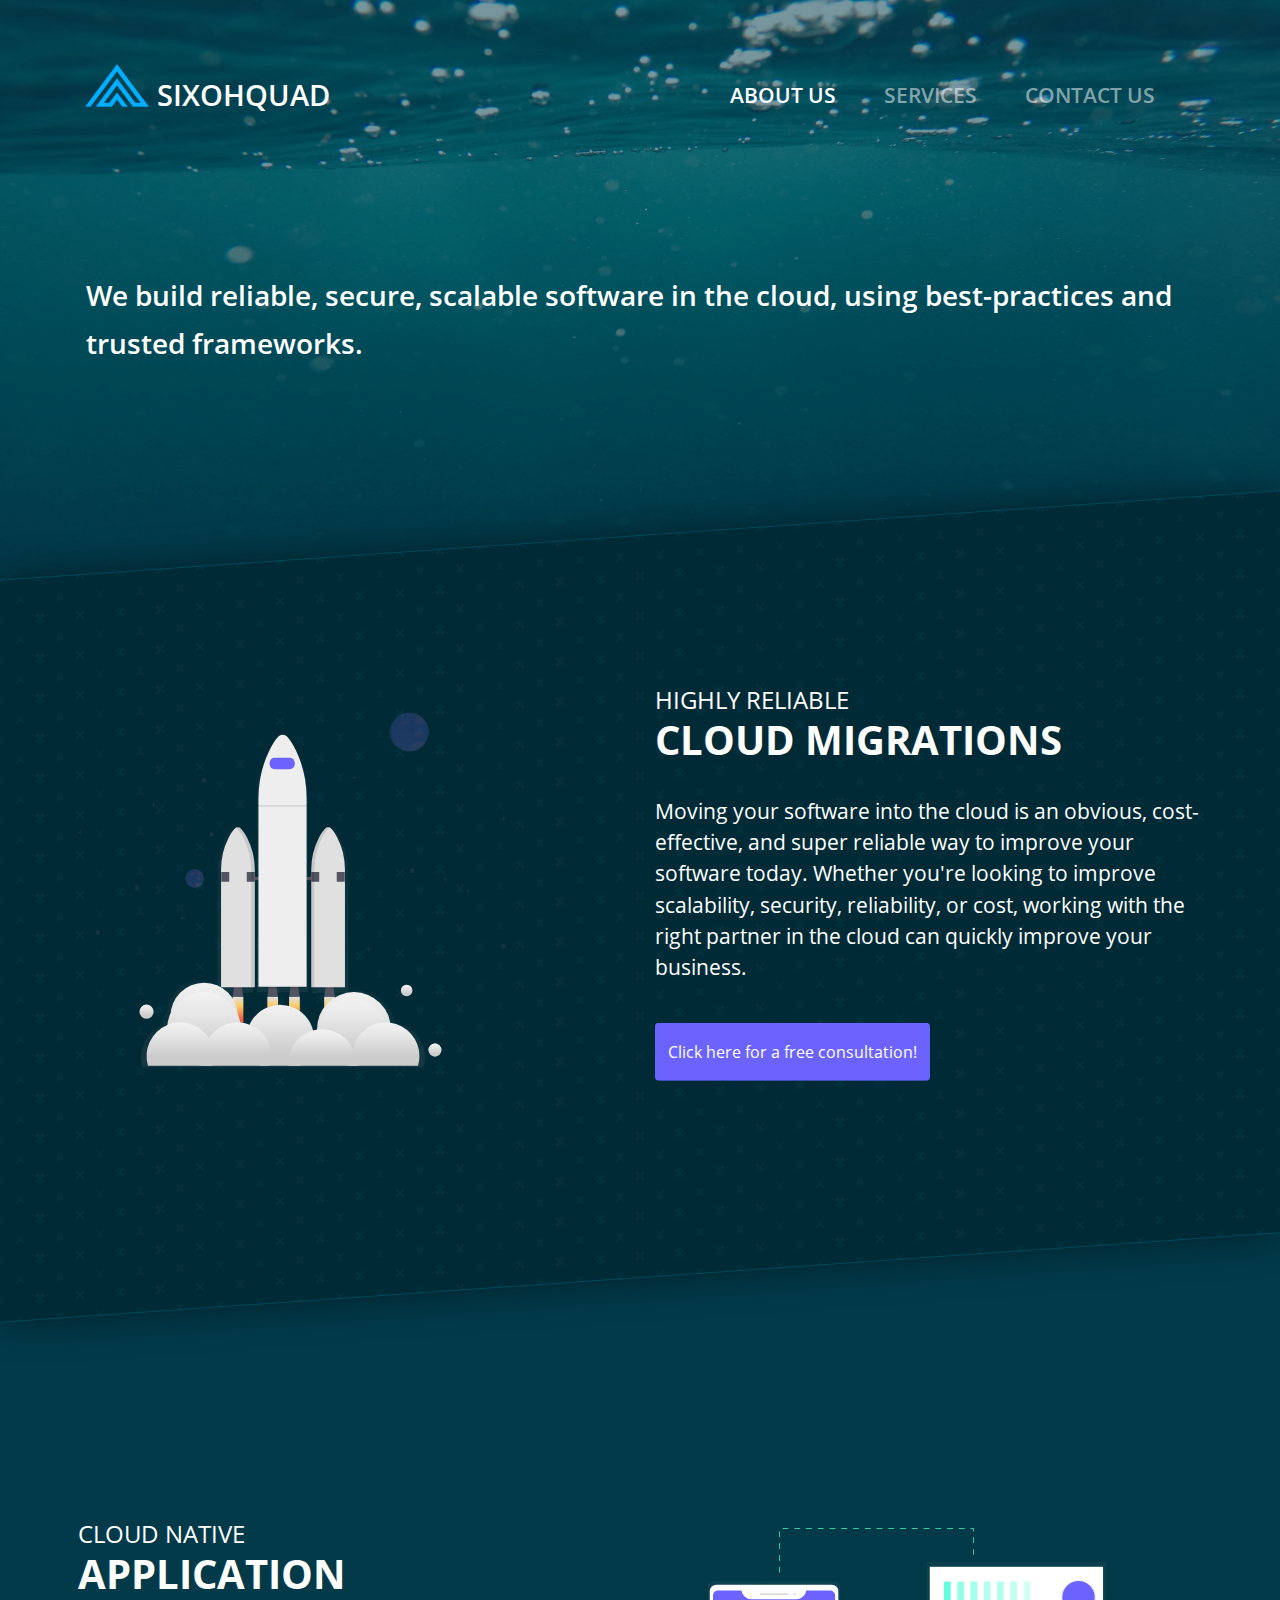
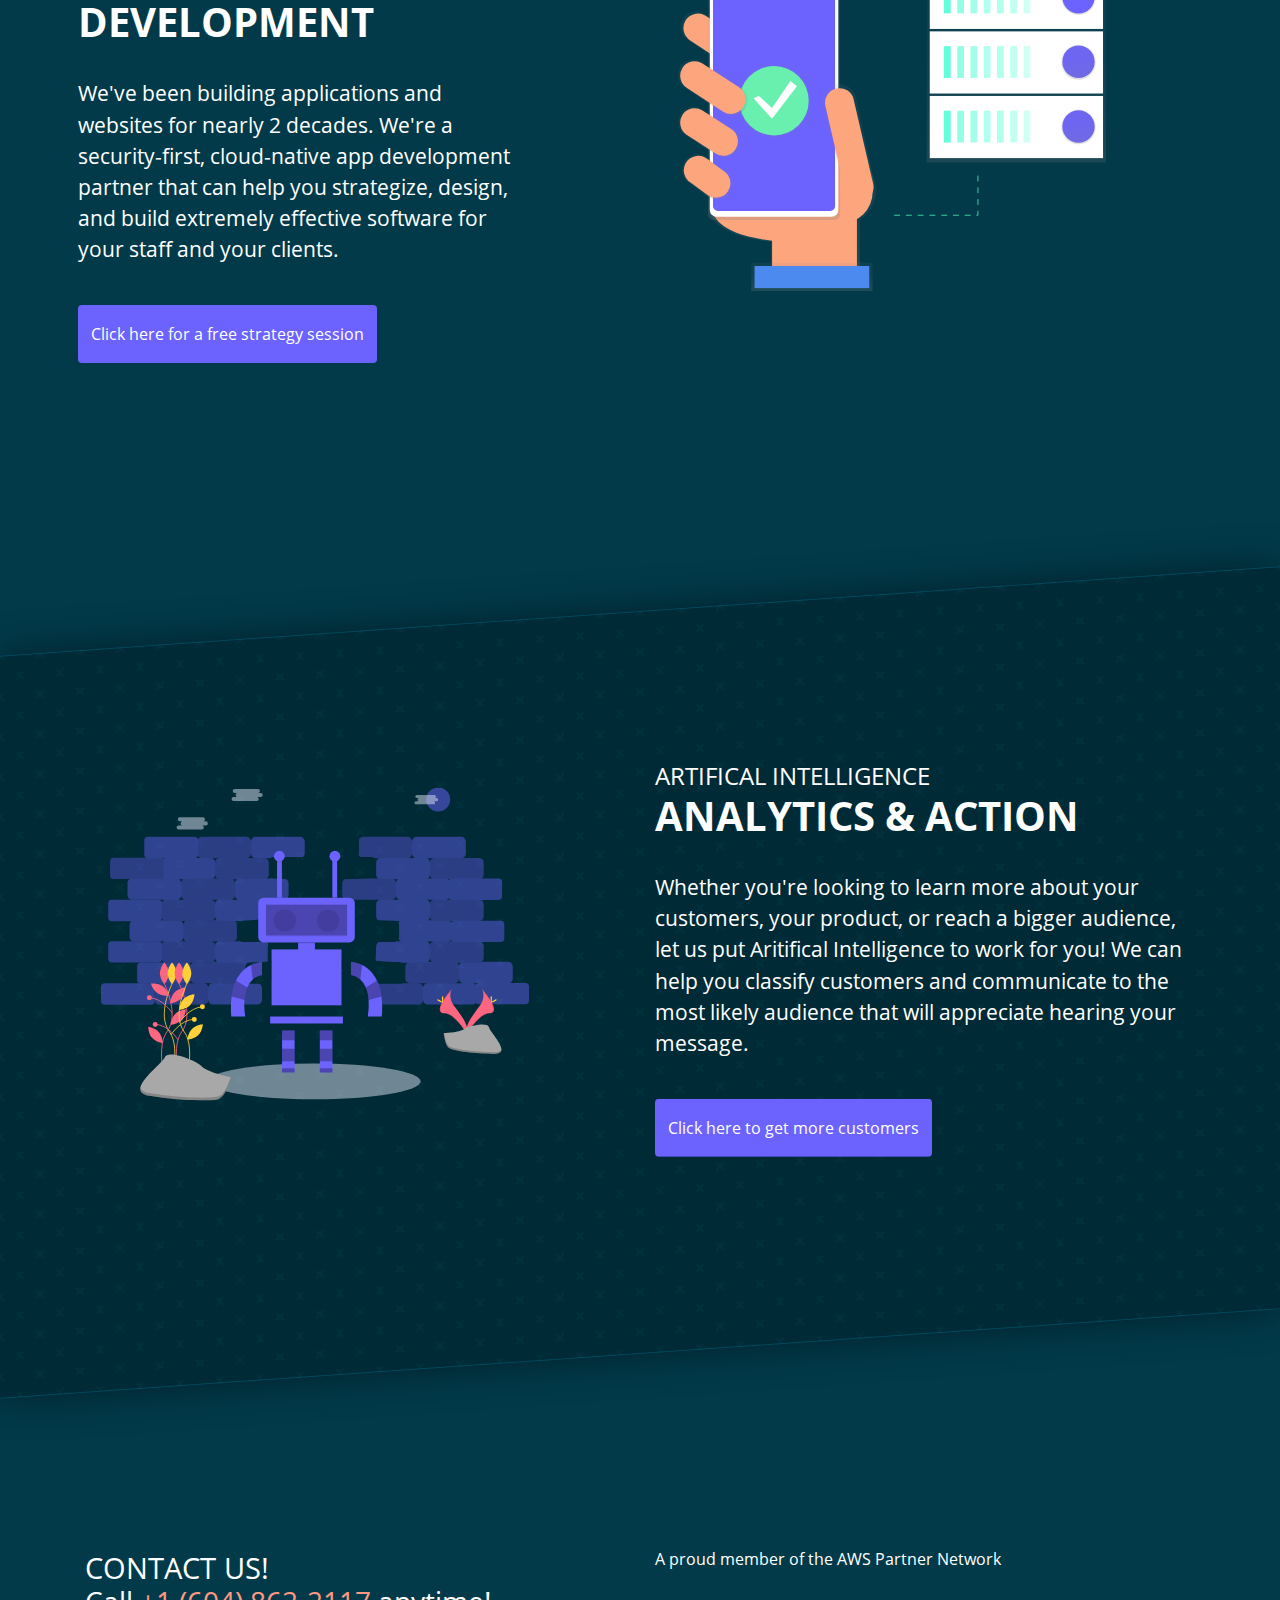
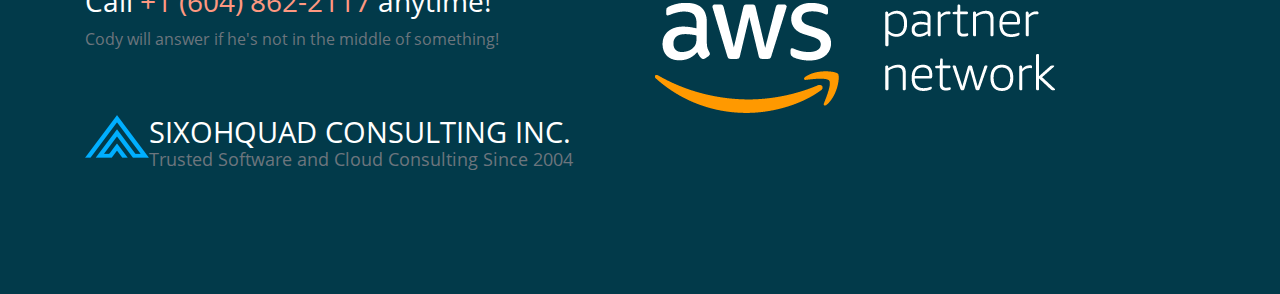
<file: index.html>
<!doctype html>
<html class="no-js" lang="en">

<head>
  <meta charset="utf-8">
  <title>SixOhQuad Consulting Inc. - Cloud Software People</title>
  <meta name="description" content="We build scalable, secure, amazing software in the cloud. If you're looking to build or move your software in the cloud, make sure you reach out to us for a strategy session, we've been doing this a very long time.">
  <meta name="viewport" content="width=device-width, initial-scale=1, shrink-to-fit=no">

  <meta property="og:title" content="SixOhQuad Consulting Inc.">
  <meta property="og:type" content="website">
  <meta property="og:url" content="https://sixohquad.com">
  <meta property="og:image" content="https://sixohquad.com/img/logo.png">

  <link rel="apple-touch-icon" sizes="180x180" href="/apple-touch-icon.png">
  <link rel="icon" type="image/png" sizes="32x32" href="/favicon-32x32.png">
  <link rel="icon" type="image/png" sizes="16x16" href="/favicon-16x16.png">
  <link rel="manifest" href="/site.webmanifest">
  <link rel="mask-icon" href="/safari-pinned-tab.svg" color="#5bbad5">
  <meta name="msapplication-TileColor" content="#603cba">
  <meta name="theme-color" content="#333333">

  <link rel="stylesheet" href="https://stackpath.bootstrapcdn.com/bootstrap/4.5.0/css/bootstrap.min.css" integrity="sha384-9aIt2nRpC12Uk9gS9baDl411NQApFmC26EwAOH8WgZl5MYYxFfc+NcPb1dKGj7Sk" crossorigin="anonymous">
	<link rel="stylesheet" href="https://maxcdn.bootstrapcdn.com/font-awesome/4.5.0/css/font-awesome.min.css">
  <link rel="stylesheet" href="/css/fonts.css">
  <link rel="stylesheet" href="/css/main.css">

  <meta name="theme-color" content="#fafafa">
</head>

<body>

  <div class="container">
    <div class="row">
      <div class="header col my-3 my-md-3">
        <div class="row">
          <div class="col col-lg-5 my-2 my-md-3 my-lg-5 brandmark align-text-bottom">
            <a href="/" title="SixOhQuad Consulting Inc." class="float-left">
              <img src="/img/logo.png" alt="SixOhQuad Consulting Inc. Logo" class="float-left mr-sm-2" />
              <h1 class="float-left">SixOhQuad</h1>
            </a>
          </div>
          <div class="col col-lg-7 my-2 my-md-3 my-lg-5">
            <div class="navbar navbar-expand-xl navbar-dark">
              <div class="navbar-brand"></div>
              <button class="navbar-toggler" type="button" data-toggle="collapse" data-target="#navbarSupportedContent" aria-controls="navbarSupportedContent" aria-expanded="false" aria-label="Toggle Navigation">
                <span class="navbar-toggler-icon"></span>
              </button>

              <div class="collapse navbar-collapse" id="navbarSupportedContent">
                <ul class="navbar-nav ml-auto">
                  <li class="nav-item active text-right mx-xl-3"><a href="#about" class="nav-link">About Us</a></li>
                  <li class="nav-item text-right mx-xl-3"><a href="#services" class="nav-link">Services</a></li>
                  <li class="nav-item text-right mx-xl-3"><a href="#contact" class="nav-link">Contact Us</a></li>
                </ul>
              </div>
            </div>
          </div>
        </div>
        <div class="row mt-5">
          <a name="about"></a>
          <div class="col headline mt-5">
            <div class="row">
              <div class="col px-5 px-sm-3 px-md-4 px-lg-3">
                <h1>We build reliable, secure, scalable software in the cloud, using best-practices and trusted frameworks.</h1>
              </div>
            </div>
          </div>
        </div>
      </div>
    </div>
  </div>

  <a name="services"></a>
  <div class="container-fluid feature my-5 py-5">
    <div class="row recessed tilted my-5 py-5">
      <div class="col p-5 my-5">
        <div class="container p-2">
          <div class="row">
            <div class="col-md-5 pb-3 untilt">
              <img src="/img/undraw_To_the_stars_qhyy.svg" alt="Reasonably Priced, Infinitely Scalable" class="">
            </div>
            <div class="col-md-6 my-4 offset-md-1 untilt">
              <h2>Highly Reliable</h2>
              <h1>Cloud Migrations</h1>
              <p class="py-4">Moving your software into the cloud is an obvious, cost-effective, and super reliable way to improve your software today. Whether you're looking to improve scalability, security, reliability, or cost, working with the right partner in the cloud can quickly improve your business.</p>
              <a href="#contact" class="py-3 btn btn-purple">Click here for a free consultation!</a>
            </div>
          </div>
        </div>
      </div>
    </div>
  </div>

  <div class="container-fluid feature">
    <div class="row">
      <div class="col p-5">
        <div class="container p-2">
          <div class="row">
            <div class="col-md-5 my-5">
              <h2>Cloud Native</h2>
              <h1>Application Development</h1>
              <p class="py-4">We've been building applications and websites for nearly 2 decades. We're a security-first, cloud-native app development partner that can help you strategize, design, and build extremely effective software for your staff and your clients.</p>
              <a href="#contact" class="py-3 btn btn-purple">Click here for a free strategy session</a>
            </div>
            <div class="col-md-5 offset-md-1 pb-1">
              <img src="/img/undraw_cloud_sync_2aph.svg" alt="Reliable, Cost Efficient, Cloud Migrations" class="float-right drop">
            </div>
          </div>
        </div>
      </div>
    </div>
  </div>

  <div class="container-fluid feature my-5 py-5">
    <div class="row recessed tilted my-5 py-5">
      <div class="col p-5 my-5">
        <div class="container p-2">
          <div class="row">
            <div class="col-md-5 pb-3 untilt">
              <img src="/img/undraw_Artificial_intelligence_oyxx.svg" alt="Reasonably Priced, Infinitely Scalable" class="float-right">
            </div>
            <div class="col-md-6 my-4 offset-md-1 untilt">
              <h2>Artifical Intelligence</h2>
              <h1>Analytics & Action</h1>
              <p class="py-4">Whether you're looking to learn more about your customers, your product, or reach a bigger audience, let us put Aritifical Intelligence to work for you! We can help you classify customers and communicate to the most likely audience that will appreciate hearing your message.</p>
              <a href="#contact" class="py-3 btn btn-purple">Click here to get more customers</a>
            </div>
          </div>
        </div>
      </div>
    </div>
  </div>

  <div class="container footer">
    <div class="row my-3">
      <div class="col-md-6 my-sm-1">
        <div class="row footer-info mt-5">
          <div class="col">
            <a name="contact"></a>
            <h1>Contact Us!</h1>
            <h3>Call <a href="tel:+16048622117">+1 (604) 862-2117</a> anytime!</h3>
            <p class="text-muted">Cody will answer if he's not in the middle of something!</p>
          </div>
        </div>
        <div class="row footer-info mt-5">
          <div class="col">
            <img src="/img/logo.png" alt="SixOhQuad Consulting Inc. Logo" class="float-left"/>
            <h1>SixOhQuad Consulting Inc.</h1>
            <h2 class="text-muted">Trusted Software and Cloud Consulting Since 2004</h2>
          </div>
        </div>
      </div>
      <div class="col-md-6 mt-5">
        <div class="row partners mb-3">
          <div class="col">
            <p class="pb-3">A proud member of the AWS Partner Network</p>
            <img src="/img/APN-Logo_Web_White.png" />
          </div>
        </div>
      </div>
    </div>
    <div class="row">
      <div class="col-sm-12 my-sm-5 my-md-0 contact">
      </div>
    </div>
    <div class="row">
      <div class="col my-5">
      </div>
    </div>
  </div>

  <div class="header-bg"></div>
	<a id="top-btn" name="top-btn"></a>

  <script src="js/vendor/modernizr-3.11.2.min.js"></script>

	<script
			  src="https://code.jquery.com/jquery-3.5.1.min.js"
			  integrity="sha256-9/aliU8dGd2tb6OSsuzixeV4y/faTqgFtohetphbbj0="
			  crossorigin="anonymous"></script>
  <script src="https://cdn.jsdelivr.net/npm/popper.js@1.16.0/dist/umd/popper.min.js" integrity="sha384-Q6E9RHvbIyZFJoft+2mJbHaEWldlvI9IOYy5n3zV9zzTtmI3UksdQRVvoxMfooAo" crossorigin="anonymous"></script>
  <script src="https://stackpath.bootstrapcdn.com/bootstrap/4.5.0/js/bootstrap.min.js" integrity="sha384-OgVRvuATP1z7JjHLkuOU7Xw704+h835Lr+6QL9UvYjZE3Ipu6Tp75j7Bh/kR0JKI" crossorigin="anonymous"></script>
  <script src="js/plugins.js"></script>

  <!-- Google Analytics: change UA-XXXXX-Y to be your site's ID. -->
  <script>
    window.ga = function () { ga.q.push(arguments) }; ga.q = []; ga.l = +new Date;
    ga('create', 'UA-XXXXX-Y', 'auto'); ga('set', 'anonymizeIp', true); ga('set', 'transport', 'beacon'); ga('send', 'pageview')
  </script>
  <script src="https://www.google-analytics.com/analytics.js" async></script>
</body>

</html>
</file>
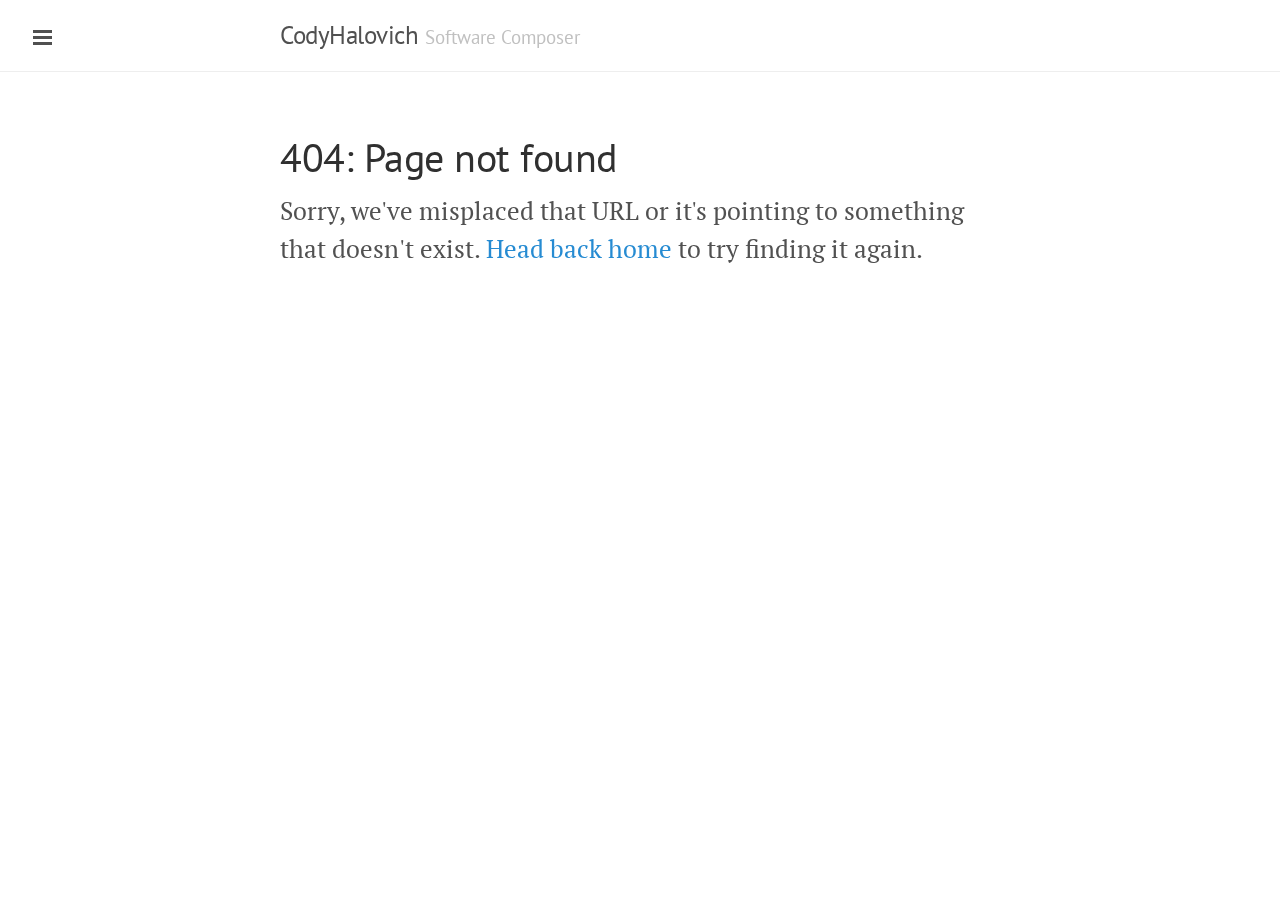
<file: 404/index.html>
<!DOCTYPE html>
<html xmlns="http://www.w3.org/1999/xhtml" xml:lang="en" lang="en-us">

  <head>
  <link href="http://gmpg.org/xfn/11" rel="profile">
  <meta http-equiv="content-type" content="text/html; charset=utf-8">

  <!-- Enable responsiveness on mobile devices-->
  <meta name="viewport" content="width=device-width, initial-scale=1.0, maximum-scale=1">

  <title>
    
      404: Page not found &middot; CodyHalovich
    
  </title>

  <!-- CSS -->
  <link rel="stylesheet" href="/public/css/poole.css">
  <link rel="stylesheet" href="/public/css/syntax.css">
  <link rel="stylesheet" href="/public/css/lanyon.css">
  <link rel="stylesheet" href="http://fonts.googleapis.com/css?family=PT+Serif:400,400italic,700|PT+Sans:400">

  <!-- Icons -->
  <link rel="apple-touch-icon-precomposed" sizes="144x144" href="/public/apple-touch-icon-144-precomposed.png">
  <link rel="shortcut icon" href="/public/favicon.ico">

  <!-- RSS -->
  <link rel="alternate" type="application/rss+xml" title="RSS" href="/atom.xml">
</head>


  <body>

    <!-- Target for toggling the sidebar `.sidebar-checkbox` is for regular
     styles, `#sidebar-checkbox` for behavior. -->
<input type="checkbox" class="sidebar-checkbox" id="sidebar-checkbox">

<!-- Toggleable sidebar -->
<div class="sidebar" id="sidebar">
  <div class="sidebar-item">
    <p></p>
  </div>

  <nav class="sidebar-nav">
    <a class="sidebar-nav-item" href="/">Home</a>

    

    
    
      
        
      
    
      
        
          <a class="sidebar-nav-item" href="/about/">About</a>
        
      
    
      
        
      
    
      
    

    <a class="sidebar-nav-item" href="https://github.com/six0h/six0h.github.io/archive/v1.0.0.zip">Download</a>
    <a class="sidebar-nav-item" href="https://github.com/six0h/six0h.github.io">GitHub project</a>
    <span class="sidebar-nav-item">Currently v1.0.0</span>
  </nav>

  <div class="sidebar-item">
    <p>
      &copy; 2014. All rights reserved.
    </p>
  </div>
</div>


    <!-- Wrap is the content to shift when toggling the sidebar. We wrap the
         content to avoid any CSS collisions with our real content. -->
    <div class="wrap">
      <div class="masthead">
        <div class="container">
          <h3 class="masthead-title">
            <a href="/" title="Home">CodyHalovich</a>
            <small>Software Composer</small>
          </h3>
        </div>
      </div>

      <div class="container content">
        <div class="page">
  <h1 class="page-title">404: Page not found</h1>
  <p class="lead">Sorry, we've misplaced that URL or it's pointing to something that doesn't exist. <a href="/">Head back home</a> to try finding it again.</p>
</div>

      </div>
    </div>

    <label for="sidebar-checkbox" class="sidebar-toggle"></label>

  </body>
</html>
</file>
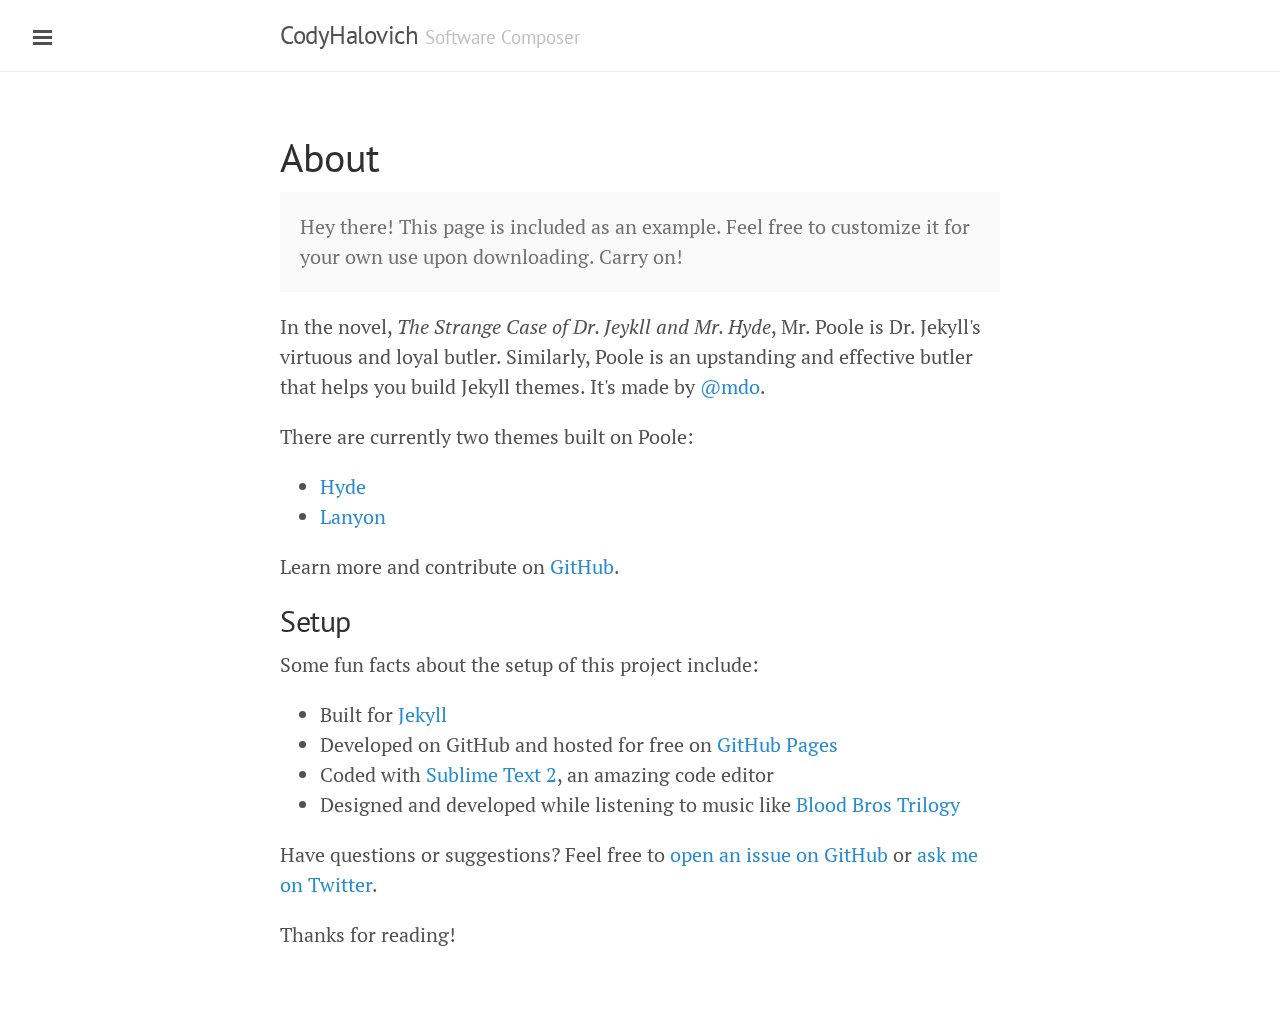
<file: about/index.html>
<!DOCTYPE html>
<html xmlns="http://www.w3.org/1999/xhtml" xml:lang="en" lang="en-us">

  <head>
  <link href="http://gmpg.org/xfn/11" rel="profile">
  <meta http-equiv="content-type" content="text/html; charset=utf-8">

  <!-- Enable responsiveness on mobile devices-->
  <meta name="viewport" content="width=device-width, initial-scale=1.0, maximum-scale=1">

  <title>
    
      About &middot; CodyHalovich
    
  </title>

  <!-- CSS -->
  <link rel="stylesheet" href="/public/css/poole.css">
  <link rel="stylesheet" href="/public/css/syntax.css">
  <link rel="stylesheet" href="/public/css/lanyon.css">
  <link rel="stylesheet" href="http://fonts.googleapis.com/css?family=PT+Serif:400,400italic,700|PT+Sans:400">

  <!-- Icons -->
  <link rel="apple-touch-icon-precomposed" sizes="144x144" href="/public/apple-touch-icon-144-precomposed.png">
  <link rel="shortcut icon" href="/public/favicon.ico">

  <!-- RSS -->
  <link rel="alternate" type="application/rss+xml" title="RSS" href="/atom.xml">
</head>


  <body>

    <!-- Target for toggling the sidebar `.sidebar-checkbox` is for regular
     styles, `#sidebar-checkbox` for behavior. -->
<input type="checkbox" class="sidebar-checkbox" id="sidebar-checkbox">

<!-- Toggleable sidebar -->
<div class="sidebar" id="sidebar">
  <div class="sidebar-item">
    <p></p>
  </div>

  <nav class="sidebar-nav">
    <a class="sidebar-nav-item" href="/">Home</a>

    

    
    
      
        
      
    
      
        
          <a class="sidebar-nav-item active" href="/about/">About</a>
        
      
    
      
        
      
    
      
    

    <a class="sidebar-nav-item" href="https://github.com/six0h/six0h.github.io/archive/v1.0.0.zip">Download</a>
    <a class="sidebar-nav-item" href="https://github.com/six0h/six0h.github.io">GitHub project</a>
    <span class="sidebar-nav-item">Currently v1.0.0</span>
  </nav>

  <div class="sidebar-item">
    <p>
      &copy; 2014. All rights reserved.
    </p>
  </div>
</div>


    <!-- Wrap is the content to shift when toggling the sidebar. We wrap the
         content to avoid any CSS collisions with our real content. -->
    <div class="wrap">
      <div class="masthead">
        <div class="container">
          <h3 class="masthead-title">
            <a href="/" title="Home">CodyHalovich</a>
            <small>Software Composer</small>
          </h3>
        </div>
      </div>

      <div class="container content">
        <div class="page">
  <h1 class="page-title">About</h1>
  <p class="message">
  Hey there! This page is included as an example. Feel free to customize it for your own use upon downloading. Carry on!
</p>

<p>In the novel, <em>The Strange Case of Dr. Jeykll and Mr. Hyde</em>, Mr. Poole is Dr. Jekyll&#39;s virtuous and loyal butler. Similarly, Poole is an upstanding and effective butler that helps you build Jekyll themes. It&#39;s made by <a href="https://twitter.com/mdo">@mdo</a>.</p>

<p>There are currently two themes built on Poole:</p>

<ul>
<li><a href="http://hyde.getpoole.com">Hyde</a></li>
<li><a href="http://lanyon.getpoole.com">Lanyon</a></li>
</ul>

<p>Learn more and contribute on <a href="https://github.com/poole">GitHub</a>.</p>

<h2>Setup</h2>

<p>Some fun facts about the setup of this project include:</p>

<ul>
<li>Built for <a href="http://jekyllrb.com">Jekyll</a></li>
<li>Developed on GitHub and hosted for free on <a href="https://pages.github.com">GitHub Pages</a></li>
<li>Coded with <a href="http://sublimetext.com">Sublime Text 2</a>, an amazing code editor</li>
<li>Designed and developed while listening to music like <a href="https://soundcloud.com/maddecent/sets/blood-bros-series">Blood Bros Trilogy</a></li>
</ul>

<p>Have questions or suggestions? Feel free to <a href="https://github.com/poole/issues/new">open an issue on GitHub</a> or <a href="https://twitter.com/mdo">ask me on Twitter</a>.</p>

<p>Thanks for reading!</p>

</div>

      </div>
    </div>

    <label for="sidebar-checkbox" class="sidebar-toggle"></label>

  </body>
</html>
</file>
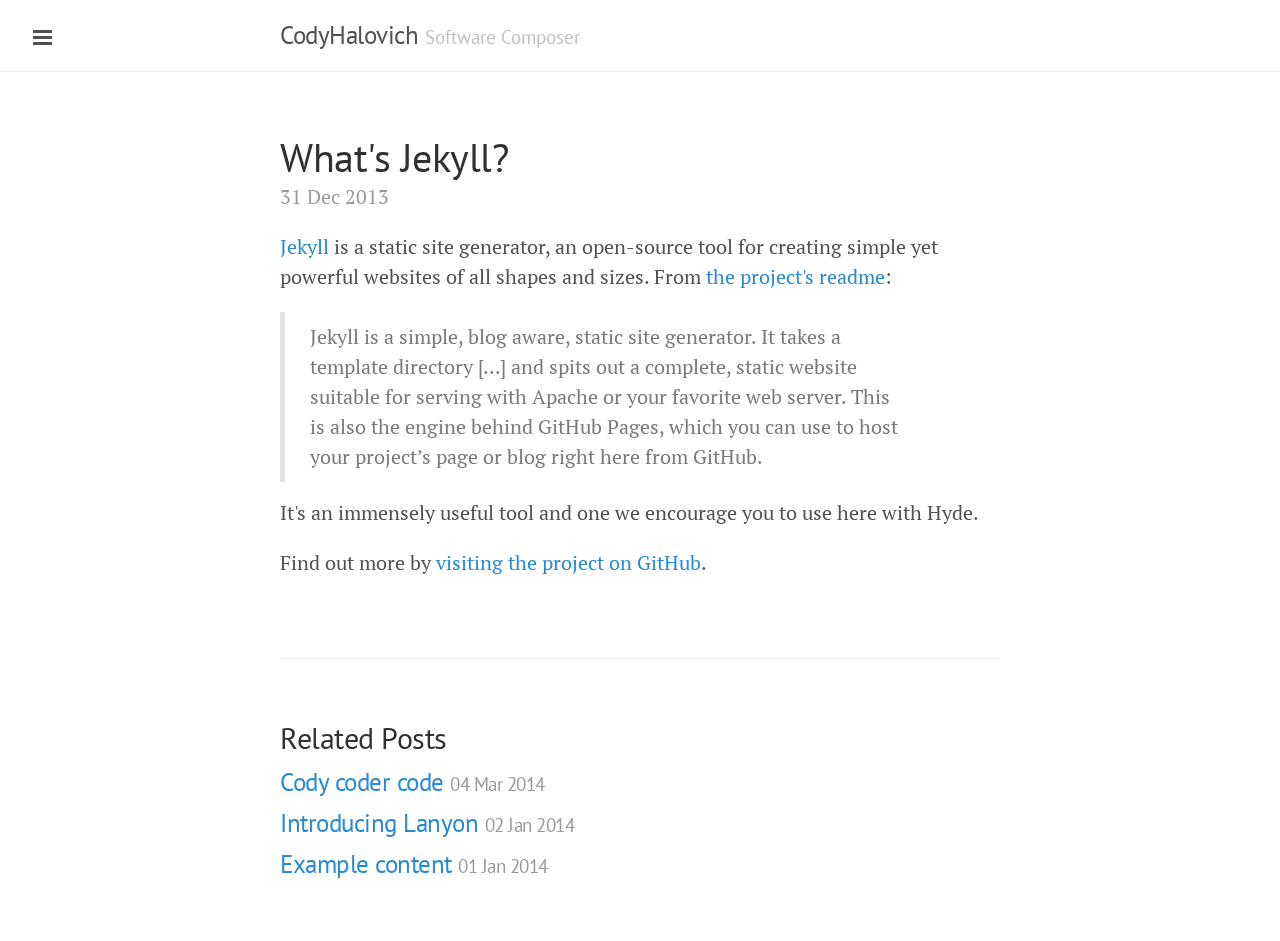
<file: 2013/12/31/whats-jekyll/index.html>
<!DOCTYPE html>
<html xmlns="http://www.w3.org/1999/xhtml" xml:lang="en" lang="en-us">

  <head>
  <link href="http://gmpg.org/xfn/11" rel="profile">
  <meta http-equiv="content-type" content="text/html; charset=utf-8">

  <!-- Enable responsiveness on mobile devices-->
  <meta name="viewport" content="width=device-width, initial-scale=1.0, maximum-scale=1">

  <title>
    
      What's Jekyll? &middot; CodyHalovich
    
  </title>

  <!-- CSS -->
  <link rel="stylesheet" href="/public/css/poole.css">
  <link rel="stylesheet" href="/public/css/syntax.css">
  <link rel="stylesheet" href="/public/css/lanyon.css">
  <link rel="stylesheet" href="http://fonts.googleapis.com/css?family=PT+Serif:400,400italic,700|PT+Sans:400">

  <!-- Icons -->
  <link rel="apple-touch-icon-precomposed" sizes="144x144" href="/public/apple-touch-icon-144-precomposed.png">
  <link rel="shortcut icon" href="/public/favicon.ico">

  <!-- RSS -->
  <link rel="alternate" type="application/rss+xml" title="RSS" href="/atom.xml">
</head>


  <body>

    <!-- Target for toggling the sidebar `.sidebar-checkbox` is for regular
     styles, `#sidebar-checkbox` for behavior. -->
<input type="checkbox" class="sidebar-checkbox" id="sidebar-checkbox">

<!-- Toggleable sidebar -->
<div class="sidebar" id="sidebar">
  <div class="sidebar-item">
    <p></p>
  </div>

  <nav class="sidebar-nav">
    <a class="sidebar-nav-item" href="/">Home</a>

    

    
    
      
        
      
    
      
        
          <a class="sidebar-nav-item" href="/about/">About</a>
        
      
    
      
        
      
    
      
    

    <a class="sidebar-nav-item" href="https://github.com/six0h/six0h.github.io/archive/v1.0.0.zip">Download</a>
    <a class="sidebar-nav-item" href="https://github.com/six0h/six0h.github.io">GitHub project</a>
    <span class="sidebar-nav-item">Currently v1.0.0</span>
  </nav>

  <div class="sidebar-item">
    <p>
      &copy; 2014. All rights reserved.
    </p>
  </div>
</div>


    <!-- Wrap is the content to shift when toggling the sidebar. We wrap the
         content to avoid any CSS collisions with our real content. -->
    <div class="wrap">
      <div class="masthead">
        <div class="container">
          <h3 class="masthead-title">
            <a href="/" title="Home">CodyHalovich</a>
            <small>Software Composer</small>
          </h3>
        </div>
      </div>

      <div class="container content">
        <div class="post">
  <h1 class="post-title">What's Jekyll?</h1>
  <span class="post-date">31 Dec 2013</span>
  <p><a href="http://jekyllrb.com">Jekyll</a> is a static site generator, an open-source tool for creating simple yet powerful websites of all shapes and sizes. From <a href="https://github.com/mojombo/jekyll/blob/master/README.markdown">the project&#39;s readme</a>:</p>

<blockquote>
<p>Jekyll is a simple, blog aware, static site generator. It takes a template directory [...] and spits out a complete, static website suitable for serving with Apache or your favorite web server. This is also the engine behind GitHub Pages, which you can use to host your project’s page or blog right here from GitHub.</p>
</blockquote>

<p>It&#39;s an immensely useful tool and one we encourage you to use here with Hyde.</p>

<p>Find out more by <a href="https://github.com/mojombo/jekyll">visiting the project on GitHub</a>.</p>

</div>

<div class="related">
  <h2>Related Posts</h2>
  <ul class="related-posts">
    
      <li>
        <h3>
          <a href="/code/me/2014/03/04/Cody-coder-code/">
            Cody coder code
            <small>04 Mar 2014</small>
          </a>
        </h3>
      </li>
    
      <li>
        <h3>
          <a href="/2014/01/02/introducing-lanyon/">
            Introducing Lanyon
            <small>02 Jan 2014</small>
          </a>
        </h3>
      </li>
    
      <li>
        <h3>
          <a href="/2014/01/01/example-content/">
            Example content
            <small>01 Jan 2014</small>
          </a>
        </h3>
      </li>
    
  </ul>
</div>

      </div>
    </div>

    <label for="sidebar-checkbox" class="sidebar-toggle"></label>

  </body>
</html>
</file>
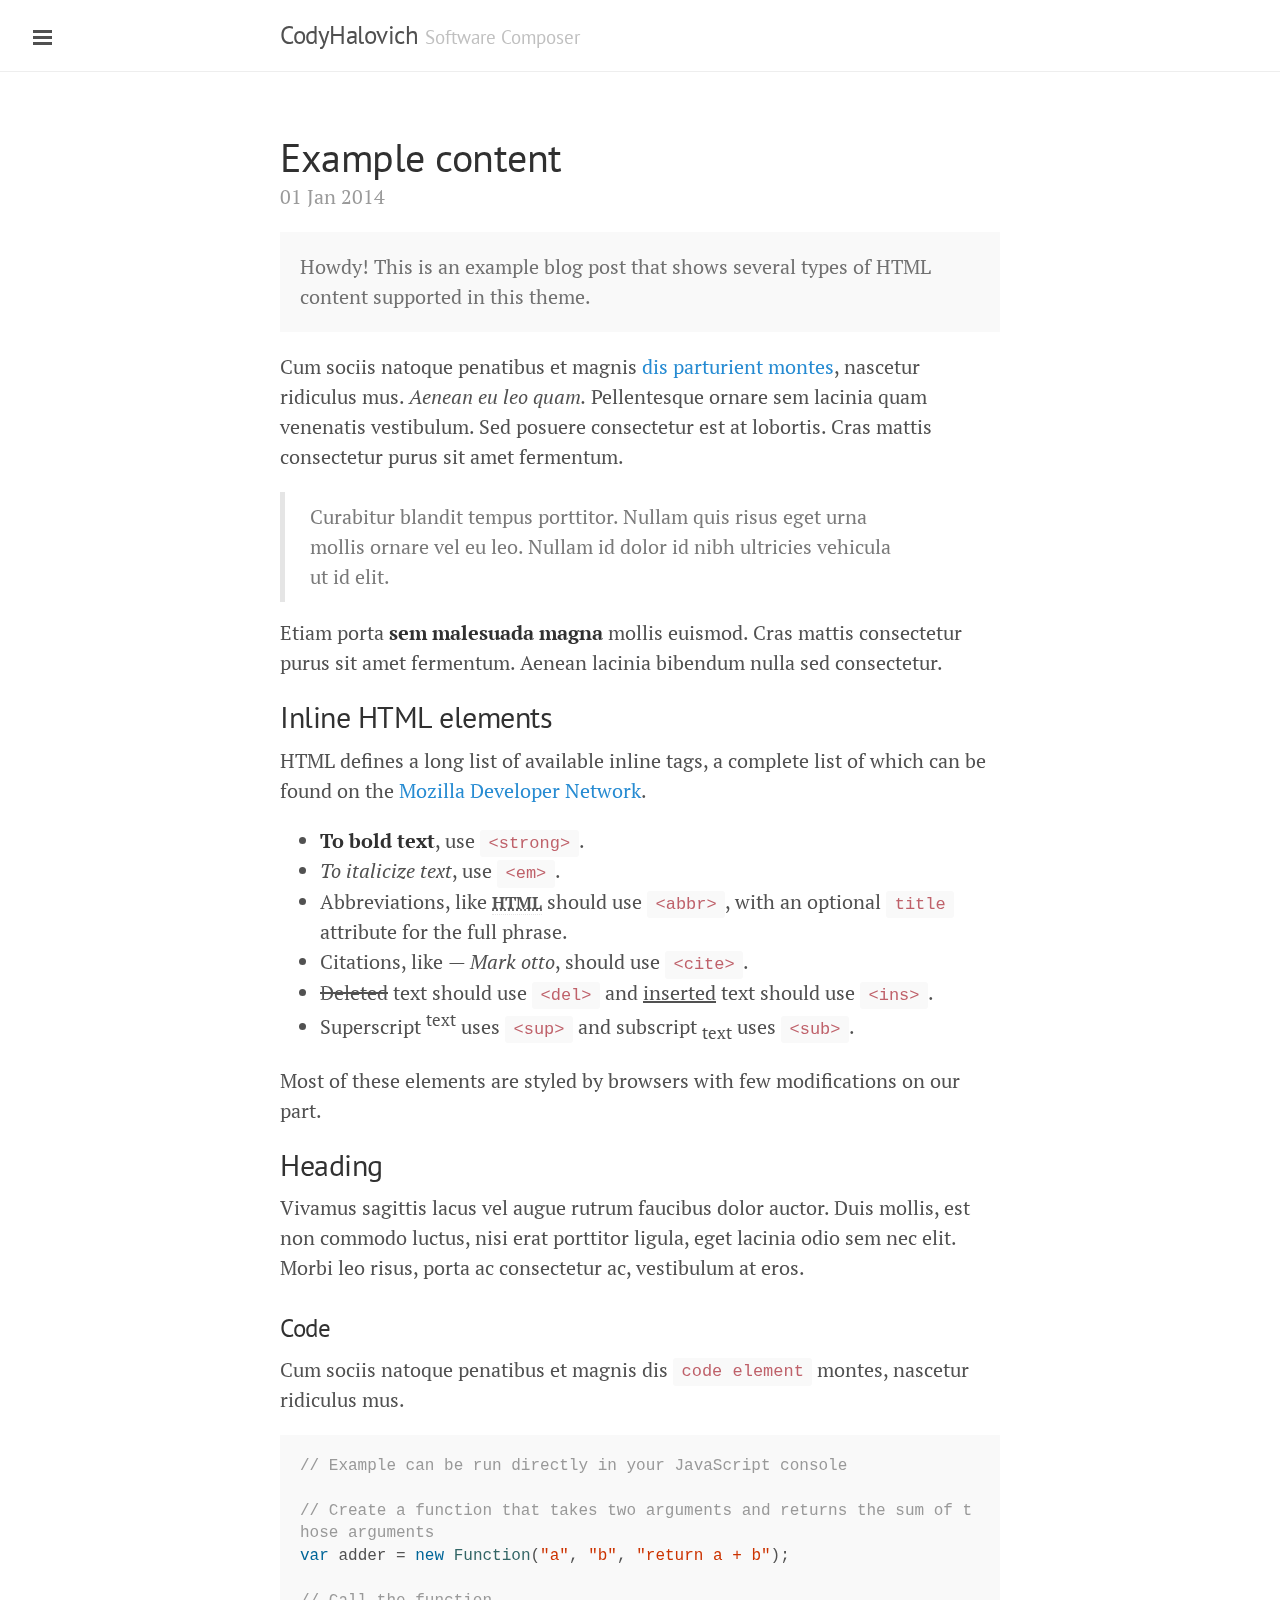
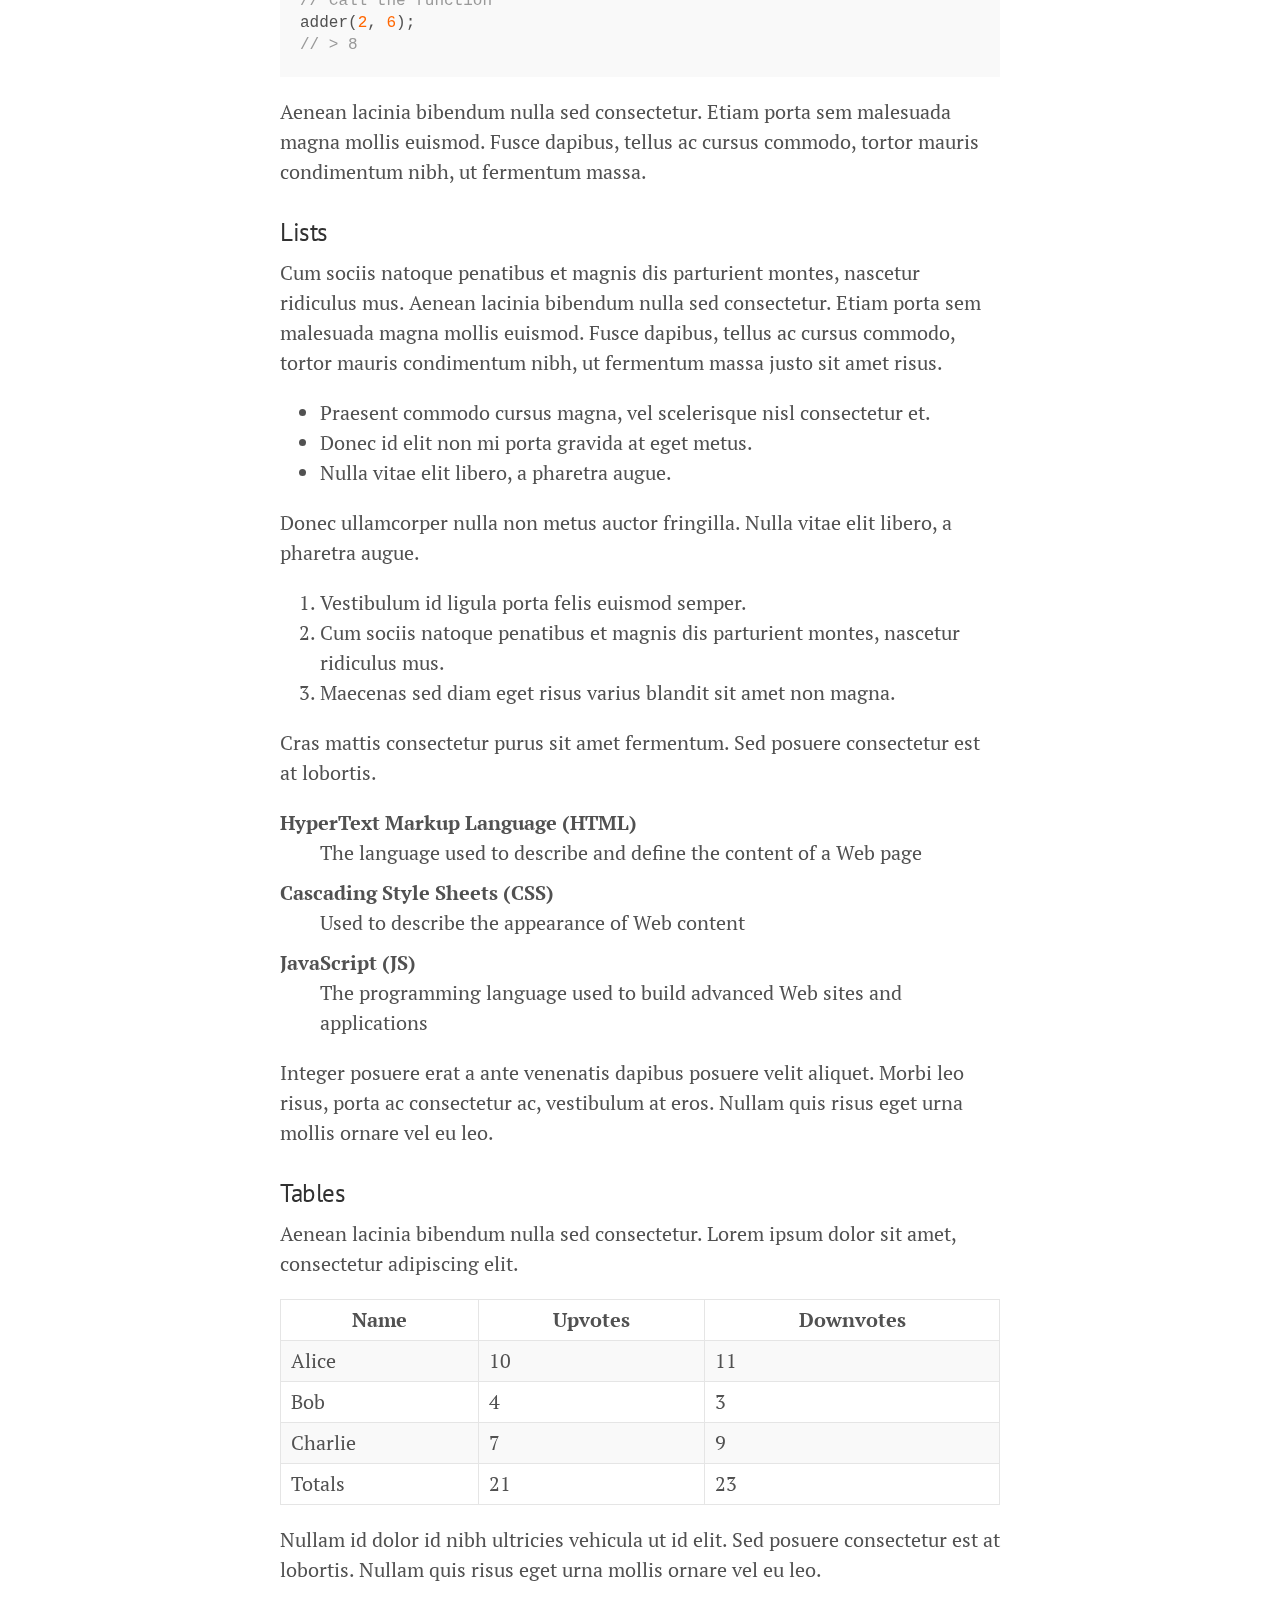
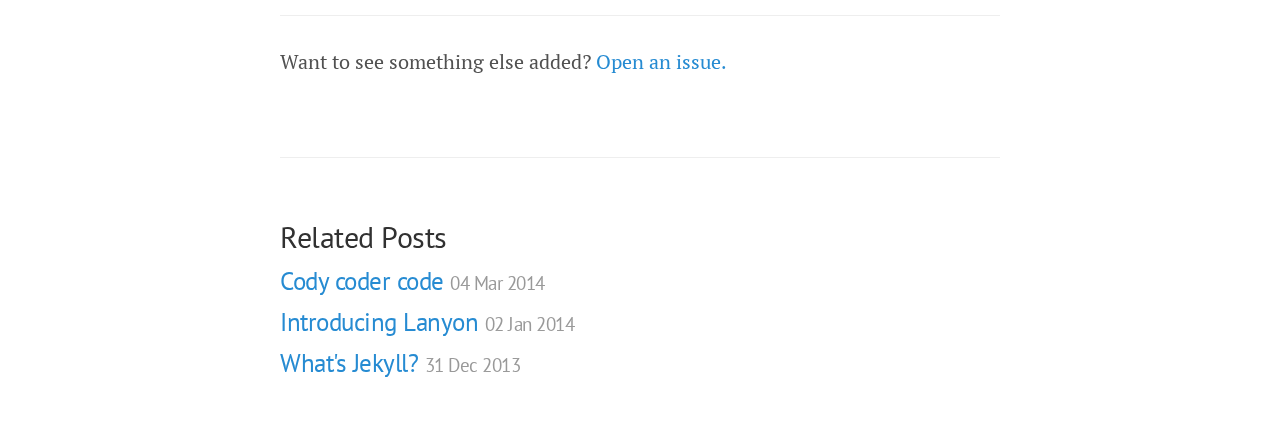
<file: 2014/01/01/example-content/index.html>
<!DOCTYPE html>
<html xmlns="http://www.w3.org/1999/xhtml" xml:lang="en" lang="en-us">

  <head>
  <link href="http://gmpg.org/xfn/11" rel="profile">
  <meta http-equiv="content-type" content="text/html; charset=utf-8">

  <!-- Enable responsiveness on mobile devices-->
  <meta name="viewport" content="width=device-width, initial-scale=1.0, maximum-scale=1">

  <title>
    
      Example content &middot; CodyHalovich
    
  </title>

  <!-- CSS -->
  <link rel="stylesheet" href="/public/css/poole.css">
  <link rel="stylesheet" href="/public/css/syntax.css">
  <link rel="stylesheet" href="/public/css/lanyon.css">
  <link rel="stylesheet" href="http://fonts.googleapis.com/css?family=PT+Serif:400,400italic,700|PT+Sans:400">

  <!-- Icons -->
  <link rel="apple-touch-icon-precomposed" sizes="144x144" href="/public/apple-touch-icon-144-precomposed.png">
  <link rel="shortcut icon" href="/public/favicon.ico">

  <!-- RSS -->
  <link rel="alternate" type="application/rss+xml" title="RSS" href="/atom.xml">
</head>


  <body>

    <!-- Target for toggling the sidebar `.sidebar-checkbox` is for regular
     styles, `#sidebar-checkbox` for behavior. -->
<input type="checkbox" class="sidebar-checkbox" id="sidebar-checkbox">

<!-- Toggleable sidebar -->
<div class="sidebar" id="sidebar">
  <div class="sidebar-item">
    <p></p>
  </div>

  <nav class="sidebar-nav">
    <a class="sidebar-nav-item" href="/">Home</a>

    

    
    
      
        
      
    
      
        
          <a class="sidebar-nav-item" href="/about/">About</a>
        
      
    
      
        
      
    
      
    

    <a class="sidebar-nav-item" href="https://github.com/six0h/six0h.github.io/archive/v1.0.0.zip">Download</a>
    <a class="sidebar-nav-item" href="https://github.com/six0h/six0h.github.io">GitHub project</a>
    <span class="sidebar-nav-item">Currently v1.0.0</span>
  </nav>

  <div class="sidebar-item">
    <p>
      &copy; 2014. All rights reserved.
    </p>
  </div>
</div>


    <!-- Wrap is the content to shift when toggling the sidebar. We wrap the
         content to avoid any CSS collisions with our real content. -->
    <div class="wrap">
      <div class="masthead">
        <div class="container">
          <h3 class="masthead-title">
            <a href="/" title="Home">CodyHalovich</a>
            <small>Software Composer</small>
          </h3>
        </div>
      </div>

      <div class="container content">
        <div class="post">
  <h1 class="post-title">Example content</h1>
  <span class="post-date">01 Jan 2014</span>
  <div class="message">
  Howdy! This is an example blog post that shows several types of HTML content supported in this theme.
</div>

<p>Cum sociis natoque penatibus et magnis <a href="#">dis parturient montes</a>, nascetur ridiculus mus. <em>Aenean eu leo quam.</em> Pellentesque ornare sem lacinia quam venenatis vestibulum. Sed posuere consectetur est at lobortis. Cras mattis consectetur purus sit amet fermentum.</p>

<blockquote>
<p>Curabitur blandit tempus porttitor. Nullam quis risus eget urna mollis ornare vel eu leo. Nullam id dolor id nibh ultricies vehicula ut id elit.</p>
</blockquote>

<p>Etiam porta <strong>sem malesuada magna</strong> mollis euismod. Cras mattis consectetur purus sit amet fermentum. Aenean lacinia bibendum nulla sed consectetur.</p>

<h2>Inline HTML elements</h2>

<p>HTML defines a long list of available inline tags, a complete list of which can be found on the <a href="https://developer.mozilla.org/en-US/docs/Web/HTML/Element">Mozilla Developer Network</a>.</p>

<ul>
<li><strong>To bold text</strong>, use <code>&lt;strong&gt;</code>.</li>
<li><em>To italicize text</em>, use <code>&lt;em&gt;</code>.</li>
<li>Abbreviations, like <abbr title="HyperText Markup Langage">HTML</abbr> should use <code>&lt;abbr&gt;</code>, with an optional <code>title</code> attribute for the full phrase.</li>
<li>Citations, like <cite>&mdash; Mark otto</cite>, should use <code>&lt;cite&gt;</code>.</li>
<li><del>Deleted</del> text should use <code>&lt;del&gt;</code> and <ins>inserted</ins> text should use <code>&lt;ins&gt;</code>.</li>
<li>Superscript <sup>text</sup> uses <code>&lt;sup&gt;</code> and subscript <sub>text</sub> uses <code>&lt;sub&gt;</code>.</li>
</ul>

<p>Most of these elements are styled by browsers with few modifications on our part.</p>

<h2>Heading</h2>

<p>Vivamus sagittis lacus vel augue rutrum faucibus dolor auctor. Duis mollis, est non commodo luctus, nisi erat porttitor ligula, eget lacinia odio sem nec elit. Morbi leo risus, porta ac consectetur ac, vestibulum at eros.</p>

<h3>Code</h3>

<p>Cum sociis natoque penatibus et magnis dis <code>code element</code> montes, nascetur ridiculus mus.</p>

<div class="highlight"><pre><code class="js"><span class="c1">// Example can be run directly in your JavaScript console</span>

<span class="c1">// Create a function that takes two arguments and returns the sum of those arguments</span>
<span class="kd">var</span> <span class="nx">adder</span> <span class="o">=</span> <span class="k">new</span> <span class="nb">Function</span><span class="p">(</span><span class="s2">&quot;a&quot;</span><span class="p">,</span> <span class="s2">&quot;b&quot;</span><span class="p">,</span> <span class="s2">&quot;return a + b&quot;</span><span class="p">);</span>

<span class="c1">// Call the function</span>
<span class="nx">adder</span><span class="p">(</span><span class="mi">2</span><span class="p">,</span> <span class="mi">6</span><span class="p">);</span>
<span class="c1">// &gt; 8</span>
</code></pre></div>

<p>Aenean lacinia bibendum nulla sed consectetur. Etiam porta sem malesuada magna mollis euismod. Fusce dapibus, tellus ac cursus commodo, tortor mauris condimentum nibh, ut fermentum massa.</p>

<h3>Lists</h3>

<p>Cum sociis natoque penatibus et magnis dis parturient montes, nascetur ridiculus mus. Aenean lacinia bibendum nulla sed consectetur. Etiam porta sem malesuada magna mollis euismod. Fusce dapibus, tellus ac cursus commodo, tortor mauris condimentum nibh, ut fermentum massa justo sit amet risus.</p>

<ul>
<li>Praesent commodo cursus magna, vel scelerisque nisl consectetur et.</li>
<li>Donec id elit non mi porta gravida at eget metus.</li>
<li>Nulla vitae elit libero, a pharetra augue.</li>
</ul>

<p>Donec ullamcorper nulla non metus auctor fringilla. Nulla vitae elit libero, a pharetra augue.</p>

<ol>
<li>Vestibulum id ligula porta felis euismod semper.</li>
<li>Cum sociis natoque penatibus et magnis dis parturient montes, nascetur ridiculus mus.</li>
<li>Maecenas sed diam eget risus varius blandit sit amet non magna.</li>
</ol>

<p>Cras mattis consectetur purus sit amet fermentum. Sed posuere consectetur est at lobortis.</p>

<dl>
  <dt>HyperText Markup Language (HTML)</dt>
  <dd>The language used to describe and define the content of a Web page</dd>

  <dt>Cascading Style Sheets (CSS)</dt>
  <dd>Used to describe the appearance of Web content</dd>

  <dt>JavaScript (JS)</dt>
  <dd>The programming language used to build advanced Web sites and applications</dd>
</dl>

<p>Integer posuere erat a ante venenatis dapibus posuere velit aliquet. Morbi leo risus, porta ac consectetur ac, vestibulum at eros. Nullam quis risus eget urna mollis ornare vel eu leo.</p>

<h3>Tables</h3>

<p>Aenean lacinia bibendum nulla sed consectetur. Lorem ipsum dolor sit amet, consectetur adipiscing elit.</p>

<table>
  <thead>
    <tr>
      <th>Name</th>
      <th>Upvotes</th>
      <th>Downvotes</th>
    </tr>
  </thead>
  <tfoot>
    <tr>
      <td>Totals</td>
      <td>21</td>
      <td>23</td>
    </tr>
  </tfoot>
  <tbody>
    <tr>
      <td>Alice</td>
      <td>10</td>
      <td>11</td>
    </tr>
    <tr>
      <td>Bob</td>
      <td>4</td>
      <td>3</td>
    </tr>
    <tr>
      <td>Charlie</td>
      <td>7</td>
      <td>9</td>
    </tr>
  </tbody>
</table>

<p>Nullam id dolor id nibh ultricies vehicula ut id elit. Sed posuere consectetur est at lobortis. Nullam quis risus eget urna mollis ornare vel eu leo.</p>

<hr>

<p>Want to see something else added? <a href="https://github.com/poole/poole/issues/new">Open an issue.</a></p>

</div>

<div class="related">
  <h2>Related Posts</h2>
  <ul class="related-posts">
    
      <li>
        <h3>
          <a href="/code/me/2014/03/04/Cody-coder-code/">
            Cody coder code
            <small>04 Mar 2014</small>
          </a>
        </h3>
      </li>
    
      <li>
        <h3>
          <a href="/2014/01/02/introducing-lanyon/">
            Introducing Lanyon
            <small>02 Jan 2014</small>
          </a>
        </h3>
      </li>
    
      <li>
        <h3>
          <a href="/2013/12/31/whats-jekyll/">
            What's Jekyll?
            <small>31 Dec 2013</small>
          </a>
        </h3>
      </li>
    
  </ul>
</div>

      </div>
    </div>

    <label for="sidebar-checkbox" class="sidebar-toggle"></label>

  </body>
</html>
</file>
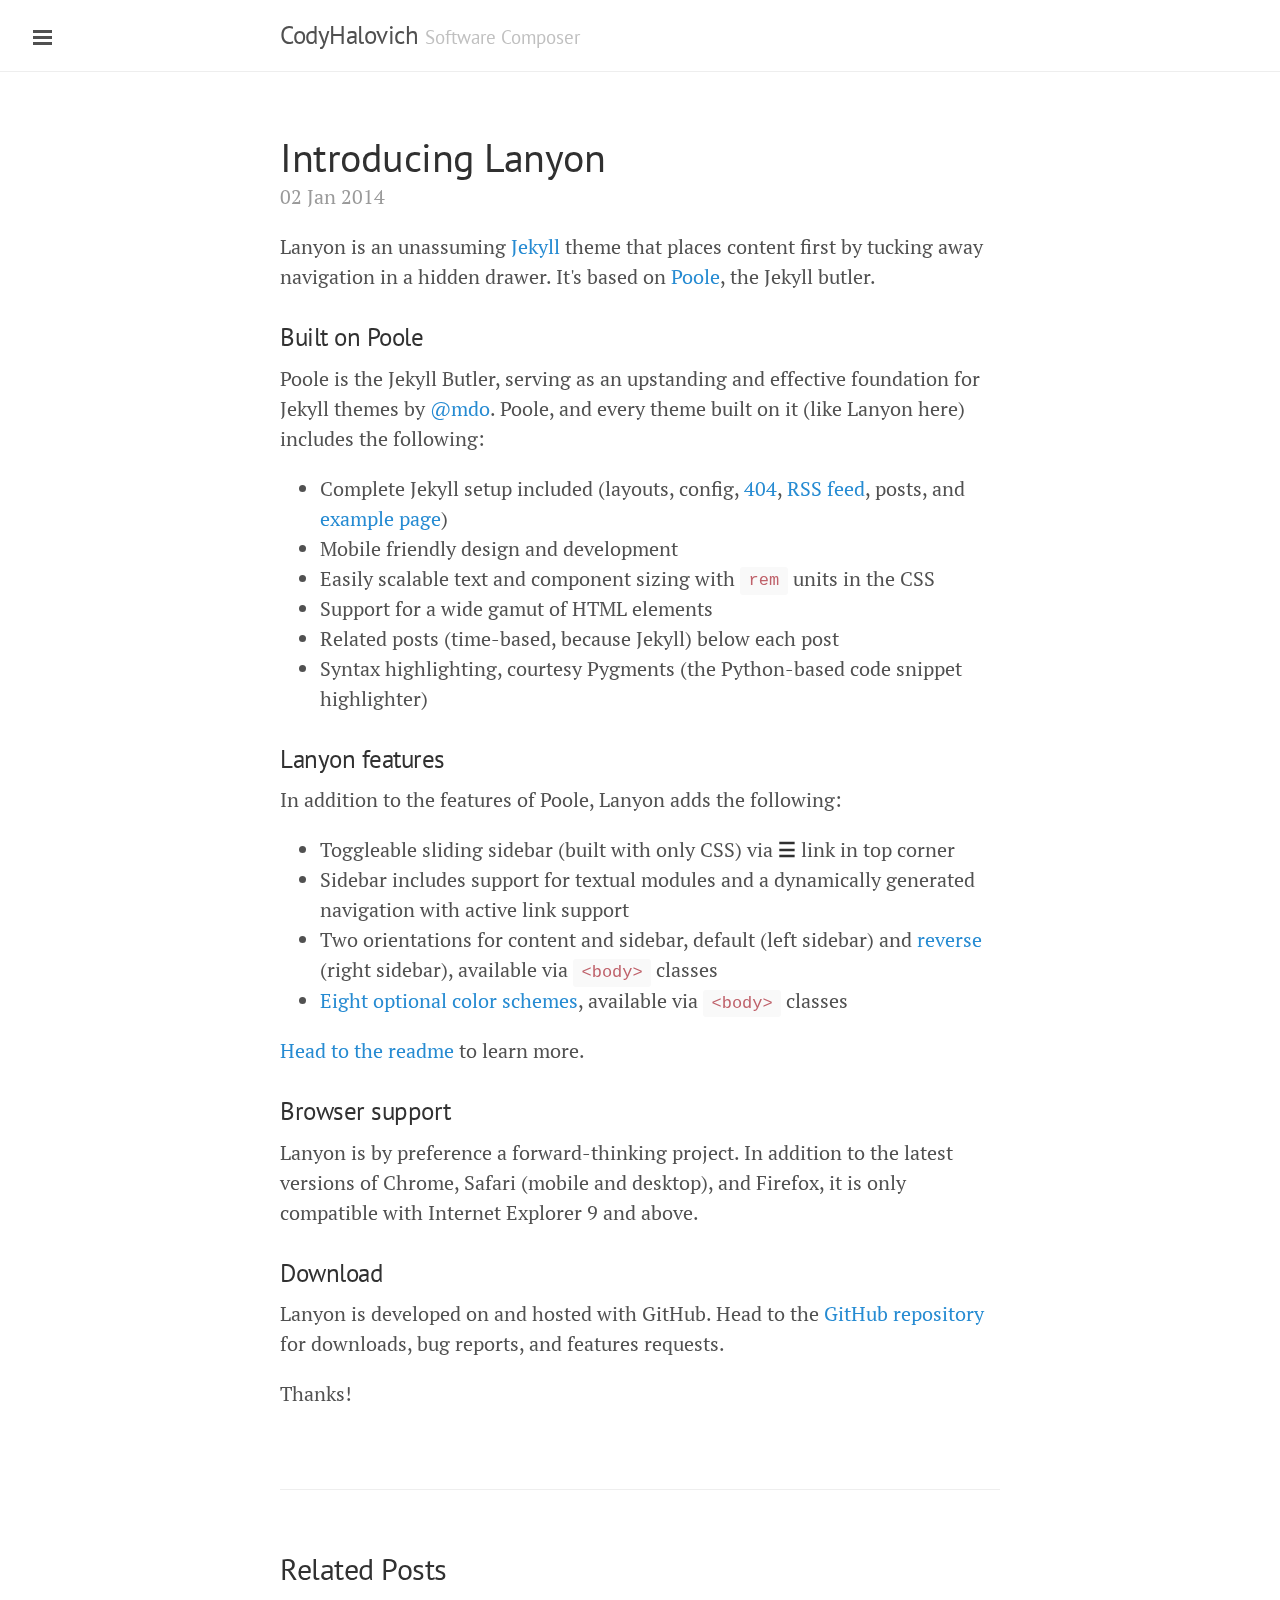
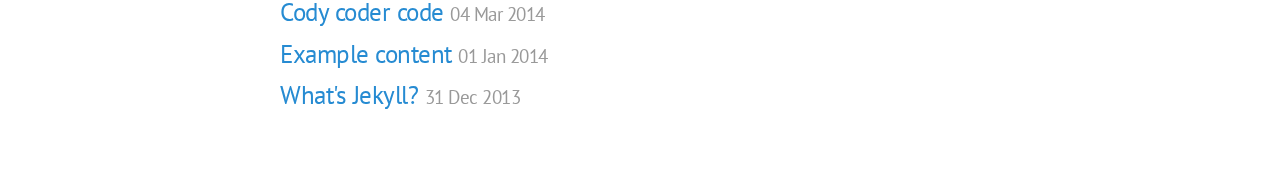
<file: 2014/01/02/introducing-lanyon/index.html>
<!DOCTYPE html>
<html xmlns="http://www.w3.org/1999/xhtml" xml:lang="en" lang="en-us">

  <head>
  <link href="http://gmpg.org/xfn/11" rel="profile">
  <meta http-equiv="content-type" content="text/html; charset=utf-8">

  <!-- Enable responsiveness on mobile devices-->
  <meta name="viewport" content="width=device-width, initial-scale=1.0, maximum-scale=1">

  <title>
    
      Introducing Lanyon &middot; CodyHalovich
    
  </title>

  <!-- CSS -->
  <link rel="stylesheet" href="/public/css/poole.css">
  <link rel="stylesheet" href="/public/css/syntax.css">
  <link rel="stylesheet" href="/public/css/lanyon.css">
  <link rel="stylesheet" href="http://fonts.googleapis.com/css?family=PT+Serif:400,400italic,700|PT+Sans:400">

  <!-- Icons -->
  <link rel="apple-touch-icon-precomposed" sizes="144x144" href="/public/apple-touch-icon-144-precomposed.png">
  <link rel="shortcut icon" href="/public/favicon.ico">

  <!-- RSS -->
  <link rel="alternate" type="application/rss+xml" title="RSS" href="/atom.xml">
</head>


  <body>

    <!-- Target for toggling the sidebar `.sidebar-checkbox` is for regular
     styles, `#sidebar-checkbox` for behavior. -->
<input type="checkbox" class="sidebar-checkbox" id="sidebar-checkbox">

<!-- Toggleable sidebar -->
<div class="sidebar" id="sidebar">
  <div class="sidebar-item">
    <p></p>
  </div>

  <nav class="sidebar-nav">
    <a class="sidebar-nav-item" href="/">Home</a>

    

    
    
      
        
      
    
      
        
          <a class="sidebar-nav-item" href="/about/">About</a>
        
      
    
      
        
      
    
      
    

    <a class="sidebar-nav-item" href="https://github.com/six0h/six0h.github.io/archive/v1.0.0.zip">Download</a>
    <a class="sidebar-nav-item" href="https://github.com/six0h/six0h.github.io">GitHub project</a>
    <span class="sidebar-nav-item">Currently v1.0.0</span>
  </nav>

  <div class="sidebar-item">
    <p>
      &copy; 2014. All rights reserved.
    </p>
  </div>
</div>


    <!-- Wrap is the content to shift when toggling the sidebar. We wrap the
         content to avoid any CSS collisions with our real content. -->
    <div class="wrap">
      <div class="masthead">
        <div class="container">
          <h3 class="masthead-title">
            <a href="/" title="Home">CodyHalovich</a>
            <small>Software Composer</small>
          </h3>
        </div>
      </div>

      <div class="container content">
        <div class="post">
  <h1 class="post-title">Introducing Lanyon</h1>
  <span class="post-date">02 Jan 2014</span>
  <p>Lanyon is an unassuming <a href="http://jekyllrb.com">Jekyll</a> theme that places content first by tucking away navigation in a hidden drawer. It&#39;s based on <a href="http://getpoole.com">Poole</a>, the Jekyll butler.</p>

<h3>Built on Poole</h3>

<p>Poole is the Jekyll Butler, serving as an upstanding and effective foundation for Jekyll themes by <a href="https://twitter.com/mdo">@mdo</a>. Poole, and every theme built on it (like Lanyon here) includes the following:</p>

<ul>
<li>Complete Jekyll setup included (layouts, config, <a href="/404">404</a>, <a href="/atom.xml">RSS feed</a>, posts, and <a href="/about">example page</a>)</li>
<li>Mobile friendly design and development</li>
<li>Easily scalable text and component sizing with <code>rem</code> units in the CSS</li>
<li>Support for a wide gamut of HTML elements</li>
<li>Related posts (time-based, because Jekyll) below each post</li>
<li>Syntax highlighting, courtesy Pygments (the Python-based code snippet highlighter)</li>
</ul>

<h3>Lanyon features</h3>

<p>In addition to the features of Poole, Lanyon adds the following:</p>

<ul>
<li>Toggleable sliding sidebar (built with only CSS) via <strong>☰</strong> link in top corner</li>
<li>Sidebar includes support for textual modules and a dynamically generated navigation with active link support</li>
<li>Two orientations for content and sidebar, default (left sidebar) and <a href="https://github.com/poole/lanyon#reverse-layout">reverse</a> (right sidebar), available via <code>&lt;body&gt;</code> classes</li>
<li><a href="https://github.com/poole/lanyon#themes">Eight optional color schemes</a>, available via <code>&lt;body&gt;</code> classes</li>
</ul>

<p><a href="https://github.com/poole/lanyon#readme">Head to the readme</a> to learn more.</p>

<h3>Browser support</h3>

<p>Lanyon is by preference a forward-thinking project. In addition to the latest versions of Chrome, Safari (mobile and desktop), and Firefox, it is only compatible with Internet Explorer 9 and above.</p>

<h3>Download</h3>

<p>Lanyon is developed on and hosted with GitHub. Head to the <a href="https://github.com/poole/lanyon">GitHub repository</a> for downloads, bug reports, and features requests.</p>

<p>Thanks!</p>

</div>

<div class="related">
  <h2>Related Posts</h2>
  <ul class="related-posts">
    
      <li>
        <h3>
          <a href="/code/me/2014/03/04/Cody-coder-code/">
            Cody coder code
            <small>04 Mar 2014</small>
          </a>
        </h3>
      </li>
    
      <li>
        <h3>
          <a href="/2014/01/01/example-content/">
            Example content
            <small>01 Jan 2014</small>
          </a>
        </h3>
      </li>
    
      <li>
        <h3>
          <a href="/2013/12/31/whats-jekyll/">
            What's Jekyll?
            <small>31 Dec 2013</small>
          </a>
        </h3>
      </li>
    
  </ul>
</div>

      </div>
    </div>

    <label for="sidebar-checkbox" class="sidebar-toggle"></label>

  </body>
</html>
</file>
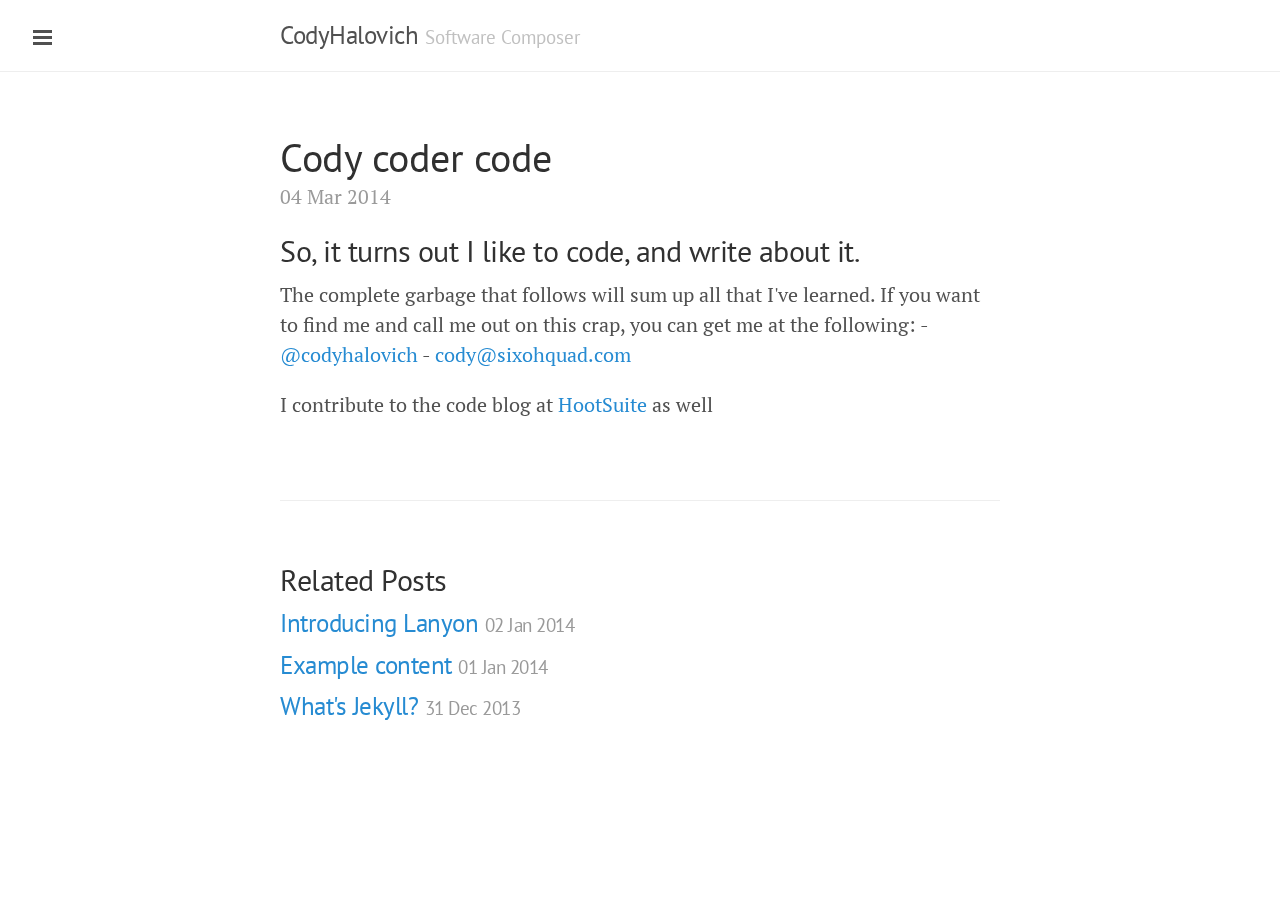
<file: code/me/2014/03/04/Cody-coder-code/index.html>
<!DOCTYPE html>
<html xmlns="http://www.w3.org/1999/xhtml" xml:lang="en" lang="en-us">

  <head>
  <link href="http://gmpg.org/xfn/11" rel="profile">
  <meta http-equiv="content-type" content="text/html; charset=utf-8">

  <!-- Enable responsiveness on mobile devices-->
  <meta name="viewport" content="width=device-width, initial-scale=1.0, maximum-scale=1">

  <title>
    
      Cody coder code &middot; CodyHalovich
    
  </title>

  <!-- CSS -->
  <link rel="stylesheet" href="/public/css/poole.css">
  <link rel="stylesheet" href="/public/css/syntax.css">
  <link rel="stylesheet" href="/public/css/lanyon.css">
  <link rel="stylesheet" href="http://fonts.googleapis.com/css?family=PT+Serif:400,400italic,700|PT+Sans:400">

  <!-- Icons -->
  <link rel="apple-touch-icon-precomposed" sizes="144x144" href="/public/apple-touch-icon-144-precomposed.png">
  <link rel="shortcut icon" href="/public/favicon.ico">

  <!-- RSS -->
  <link rel="alternate" type="application/rss+xml" title="RSS" href="/atom.xml">
</head>


  <body>

    <!-- Target for toggling the sidebar `.sidebar-checkbox` is for regular
     styles, `#sidebar-checkbox` for behavior. -->
<input type="checkbox" class="sidebar-checkbox" id="sidebar-checkbox">

<!-- Toggleable sidebar -->
<div class="sidebar" id="sidebar">
  <div class="sidebar-item">
    <p></p>
  </div>

  <nav class="sidebar-nav">
    <a class="sidebar-nav-item" href="/">Home</a>

    

    
    
      
        
      
    
      
        
          <a class="sidebar-nav-item" href="/about/">About</a>
        
      
    
      
        
      
    
      
    

    <a class="sidebar-nav-item" href="https://github.com/six0h/six0h.github.io/archive/v1.0.0.zip">Download</a>
    <a class="sidebar-nav-item" href="https://github.com/six0h/six0h.github.io">GitHub project</a>
    <span class="sidebar-nav-item">Currently v1.0.0</span>
  </nav>

  <div class="sidebar-item">
    <p>
      &copy; 2014. All rights reserved.
    </p>
  </div>
</div>


    <!-- Wrap is the content to shift when toggling the sidebar. We wrap the
         content to avoid any CSS collisions with our real content. -->
    <div class="wrap">
      <div class="masthead">
        <div class="container">
          <h3 class="masthead-title">
            <a href="/" title="Home">CodyHalovich</a>
            <small>Software Composer</small>
          </h3>
        </div>
      </div>

      <div class="container content">
        <div class="post">
  <h1 class="post-title">Cody coder code</h1>
  <span class="post-date">04 Mar 2014</span>
  <h2>So, it turns out I like to code, and write about it.</h2>

<p>The complete garbage that follows will sum up all that I&#39;ve learned.
If you want to find me and call me out on this crap, you can get me at the following:
- <a href="http://twitter.com/codyhalovich">@codyhalovich</a>
- <a href="mailto:cody@sixohquad.com">cody@sixohquad.com</a></p>

<p>I contribute to the code blog at <a href="http://code.hootsuite.com">HootSuite</a> as well</p>

</div>

<div class="related">
  <h2>Related Posts</h2>
  <ul class="related-posts">
    
      <li>
        <h3>
          <a href="/2014/01/02/introducing-lanyon/">
            Introducing Lanyon
            <small>02 Jan 2014</small>
          </a>
        </h3>
      </li>
    
      <li>
        <h3>
          <a href="/2014/01/01/example-content/">
            Example content
            <small>01 Jan 2014</small>
          </a>
        </h3>
      </li>
    
      <li>
        <h3>
          <a href="/2013/12/31/whats-jekyll/">
            What's Jekyll?
            <small>31 Dec 2013</small>
          </a>
        </h3>
      </li>
    
  </ul>
</div>

      </div>
    </div>

    <label for="sidebar-checkbox" class="sidebar-toggle"></label>

  </body>
</html>
</file>
<file: css/fonts.css>
@font-face {
  font-family: OpenSans;
  src: url('/fonts/OpenSans-Regular.ttf');
  font-weight: normal;
}

@font-face {
  font-family: OpenSans;
  src: url('/fonts/OpenSans-Light.ttf');
  font-weight: 100;
}

@font-face {
  font-family: OpenSans;
  src: url('/fonts/OpenSans-SemiBold.ttf');
  font-weight: 200;
}

@font-face {
  font-family: OpenSans;
  src: url('/fonts/OpenSans-Bold.ttf');
  font-weight: bold;
}

@font-face {
  font-family: OpenSans;
  src: url('/fonts/OpenSans-ExtraBold.ttf');
  font-weight: 300;
}
</file>
<file: public/css/poole.css>
/*
 *                        ___
 *                       /\_ \
 *  _____     ___     ___\//\ \      __
 * /\ '__`\  / __`\  / __`\\ \ \   /'__`\
 * \ \ \_\ \/\ \_\ \/\ \_\ \\_\ \_/\  __/
 *  \ \ ,__/\ \____/\ \____//\____\ \____\
 *   \ \ \/  \/___/  \/___/ \/____/\/____/
 *    \ \_\
 *     \/_/
 *
 * Designed, built, and released under MIT license by @mdo. Learn more at
 * https://github.com/poole/poole.
 */


/*
 * Contents
 *
 * Body resets
 * Custom type
 * Messages
 * Container
 * Masthead
 * Posts and pages
 * Pagination
 * Reverse layout
 * Themes
 */


/*
 * Body resets
 *
 * Update the foundational and global aspects of the page.
 */

* {
  -webkit-box-sizing: border-box;
     -moz-box-sizing: border-box;
          box-sizing: border-box;
}

html,
body {
  margin: 0;
  padding: 0;
}

html {
  font-family: "Helvetica Neue", Helvetica, Arial, sans-serif;
  font-size: 16px;
  line-height: 1.5;
}
@media (min-width: 38rem) {
  html {
    font-size: 20px;
  }
}

body {
  color: #515151;
  background-color: #fff;
  -webkit-text-size-adjust: 100%;
      -ms-text-size-adjust: 100%;
}

/* No `:visited` state is required by default (browsers will use `a`) */
a {
  color: #268bd2;
  text-decoration: none;
}
/* `:focus` is linked to `:hover` for basic accessibility */
a:hover,
a:focus {
  text-decoration: underline;
}

/* Headings */
h1, h2, h3, h4, h5, h6 {
  margin-bottom: .5rem;
  font-weight: bold;
  line-height: 1.25;
  color: #313131;
  text-rendering: optimizeLegibility;
}
h1 {
  font-size: 2rem;
}
h2 {
  margin-top: 1rem;
  font-size: 1.5rem;
}
h3 {
  margin-top: 1.5rem;
  font-size: 1.25rem;
}
h4, h5, h6 {
  margin-top: 1rem;
  font-size: 1rem;
}

/* Body text */
p {
  margin-top: 0;
  margin-bottom: 1rem;
}

strong {
  color: #303030;
}


/* Lists */
ul, ol, dl {
  margin-top: 0;
  margin-bottom: 1rem;
}

dt {
  font-weight: bold;
}
dd {
  margin-bottom: .5rem;
}

/* Misc */
hr {
  position: relative;
  margin: 1.5rem 0;
  border: 0;
  border-top: 1px solid #eee;
  border-bottom: 1px solid #fff;
}

abbr {
  font-size: 85%;
  font-weight: bold;
  color: #555;
  text-transform: uppercase;
}
abbr[title] {
  cursor: help;
  border-bottom: 1px dotted #e5e5e5;
}

/* Code */
code,
pre {
  font-family: Menlo, Monaco, "Courier New", monospace;
}
code {
  padding: .25em .5em;
  font-size: 85%;
  color: #bf616a;
  background-color: #f9f9f9;
  border-radius: 3px;
}
pre {
  display: block;
  margin-top: 0;
  margin-bottom: 1rem;
  padding: 1rem;
  font-size: .8rem;
  line-height: 1.4;
  white-space: pre;
  white-space: pre-wrap;
  word-break: break-all;
  word-wrap: break-word;
  background-color: #f9f9f9;
}
pre code {
  padding: 0;
  font-size: 100%;
  color: inherit;
  background-color: transparent;
}
.highlight {
  margin-bottom: 1rem;
  border-radius: 4px;
}
.highlight pre {
  margin-bottom: 0;
}

/* Quotes */
blockquote {
  padding: .5rem 1rem;
  margin: .8rem 0;
  color: #7a7a7a;
  border-left: .25rem solid #e5e5e5;
}
blockquote p:last-child {
  margin-bottom: 0;
}
@media (min-width: 30rem) {
  blockquote {
    padding-right: 5rem;
    padding-left: 1.25rem;
  }
}

img {
  display: block;
  margin: 0 0 1rem;
  border-radius: 5px;
}

/* Tables */
table {
  margin-bottom: 1rem;
  width: 100%;
  border: 1px solid #e5e5e5;
  border-collapse: collapse;
}
td,
th {
  padding: .25rem .5rem;
  border: 1px solid #e5e5e5;
}
tbody tr:nth-child(odd) td,
tbody tr:nth-child(odd) th {
  background-color: #f9f9f9;
}


/*
 * Custom type
 *
 * Extend paragraphs with `.lead` for larger introductory text.
 */

.lead {
  font-size: 1.25rem;
  font-weight: 300;
}


/*
 * Messages
 *
 * Show alert messages to users. You may add it to single elements like a `<p>`,
 * or to a parent if there are multiple elements to show.
 */

.message {
  margin-bottom: 1rem;
  padding: 1rem;
  color: #717171;
  background-color: #f9f9f9;
}


/*
 * Container
 *
 * Center the page content.
 */

.container {
  max-width: 38rem;
  padding-left:  1rem;
  padding-right: 1rem;
  margin-left:  auto;
  margin-right: auto;
}


/*
 * Masthead
 *
 * Super small header above the content for site name and short description.
 */

.masthead {
  padding-top:    1rem;
  padding-bottom: 1rem;
  margin-bottom: 3rem;
}
.masthead-title {
  margin-top: 0;
  margin-bottom: 0;
  color: #505050;
}
.masthead-title a {
  color: #505050;
}
.masthead-title small {
  font-size: 75%;
  font-weight: 400;
  color: #c0c0c0;
  letter-spacing: 0;
}


/*
 * Posts and pages
 *
 * Each post is wrapped in `.post` and is used on default and post layouts. Each
 * page is wrapped in `.page` and is only used on the page layout.
 */

.page,
.post {
  margin-bottom: 4em;
}

/* Blog post or page title */
.page-title,
.post-title,
.post-title a {
  color: #303030;
}
.page-title,
.post-title {
  margin-top: 0;
}

/* Meta data line below post title */
.post-date {
  display: block;
  margin-top: -.5rem;
  margin-bottom: 1rem;
  color: #9a9a9a;
}

/* Related posts */
.related {
  padding-top: 2rem;
  padding-bottom: 2rem;
  border-top: 1px solid #eee;
}
.related-posts {
  padding-left: 0;
  list-style: none;
}
.related-posts h3 {
  margin-top: 0;
}
.related-posts li small {
  font-size: 75%;
  color: #999;
}
.related-posts li a:hover {
  color: #268bd2;
  text-decoration: none;
}
.related-posts li a:hover small {
  color: inherit;
}


/*
 * Pagination
 *
 * Super lightweight (HTML-wise) blog pagination. `span`s are provide for when
 * there are no more previous or next posts to show.
 */

.pagination {
  overflow: hidden; /* clearfix */
  margin-left: -1rem;
  margin-right: -1rem;
  font-family: "PT Sans", Helvetica, Arial, sans-serif;
  color: #ccc;
  text-align: center;
}

/* Pagination items can be `span`s or `a`s */
.pagination-item {
  display: block;
  padding: 1rem;
  border: 1px solid #eee;
}
.pagination-item:first-child {
  margin-bottom: -1px;
}

/* Only provide a hover state for linked pagination items */
a.pagination-item:hover {
  background-color: #f5f5f5;
}

@media (min-width: 30rem) {
  .pagination {
    margin: 3rem 0;
  }
  .pagination-item {
    float: left;
    width: 50%;
  }
  .pagination-item:first-child {
    margin-bottom: 0;
    border-top-left-radius:    4px;
    border-bottom-left-radius: 4px;
  }
  .pagination-item:last-child {
    margin-left: -1px;
    border-top-right-radius:    4px;
    border-bottom-right-radius: 4px;
  }
}
</file>
<file: public/css/syntax.css>
.hll { background-color: #ffffcc }
 /*{ background: #f0f3f3; }*/
.c { color: #999; } /* Comment */
.err { color: #AA0000; background-color: #FFAAAA } /* Error */
.k { color: #006699; } /* Keyword */
.o { color: #555555 } /* Operator */
.cm { color: #0099FF; font-style: italic } /* Comment.Multiline */
.cp { color: #009999 } /* Comment.Preproc */
.c1 { color: #999; } /* Comment.Single */
.cs { color: #999; } /* Comment.Special */
.gd { background-color: #FFCCCC; border: 1px solid #CC0000 } /* Generic.Deleted */
.ge { font-style: italic } /* Generic.Emph */
.gr { color: #FF0000 } /* Generic.Error */
.gh { color: #003300; } /* Generic.Heading */
.gi { background-color: #CCFFCC; border: 1px solid #00CC00 } /* Generic.Inserted */
.go { color: #AAAAAA } /* Generic.Output */
.gp { color: #000099; } /* Generic.Prompt */
.gs { } /* Generic.Strong */
.gu { color: #003300; } /* Generic.Subheading */
.gt { color: #99CC66 } /* Generic.Traceback */
.kc { color: #006699; } /* Keyword.Constant */
.kd { color: #006699; } /* Keyword.Declaration */
.kn { color: #006699; } /* Keyword.Namespace */
.kp { color: #006699 } /* Keyword.Pseudo */
.kr { color: #006699; } /* Keyword.Reserved */
.kt { color: #007788; } /* Keyword.Type */
.m { color: #FF6600 } /* Literal.Number */
.s { color: #d44950 } /* Literal.String */
.na { color: #4f9fcf } /* Name.Attribute */
.nb { color: #336666 } /* Name.Builtin */
.nc { color: #00AA88; } /* Name.Class */
.no { color: #336600 } /* Name.Constant */
.nd { color: #9999FF } /* Name.Decorator */
.ni { color: #999999; } /* Name.Entity */
.ne { color: #CC0000; } /* Name.Exception */
.nf { color: #CC00FF } /* Name.Function */
.nl { color: #9999FF } /* Name.Label */
.nn { color: #00CCFF; } /* Name.Namespace */
.nt { color: #2f6f9f; } /* Name.Tag */
.nv { color: #003333 } /* Name.Variable */
.ow { color: #000000; } /* Operator.Word */
.w { color: #bbbbbb } /* Text.Whitespace */
.mf { color: #FF6600 } /* Literal.Number.Float */
.mh { color: #FF6600 } /* Literal.Number.Hex */
.mi { color: #FF6600 } /* Literal.Number.Integer */
.mo { color: #FF6600 } /* Literal.Number.Oct */
.sb { color: #CC3300 } /* Literal.String.Backtick */
.sc { color: #CC3300 } /* Literal.String.Char */
.sd { color: #CC3300; font-style: italic } /* Literal.String.Doc */
.s2 { color: #CC3300 } /* Literal.String.Double */
.se { color: #CC3300; } /* Literal.String.Escape */
.sh { color: #CC3300 } /* Literal.String.Heredoc */
.si { color: #AA0000 } /* Literal.String.Interpol */
.sx { color: #CC3300 } /* Literal.String.Other */
.sr { color: #33AAAA } /* Literal.String.Regex */
.s1 { color: #CC3300 } /* Literal.String.Single */
.ss { color: #FFCC33 } /* Literal.String.Symbol */
.bp { color: #336666 } /* Name.Builtin.Pseudo */
.vc { color: #003333 } /* Name.Variable.Class */
.vg { color: #003333 } /* Name.Variable.Global */
.vi { color: #003333 } /* Name.Variable.Instance */
.il { color: #FF6600 } /* Literal.Number.Integer.Long */

.css .o,
.css .o + .nt,
.css .nt + .nt { color: #999; }
</file>
<file: public/css/lanyon.css>
/*
 *  ___
 * /\_ \
 * \//\ \      __      ___   __  __    ___     ___
 *   \ \ \   /'__`\  /' _ `\/\ \/\ \  / __`\ /' _ `\
 *    \_\ \_/\ \_\.\_/\ \/\ \ \ \_\ \/\ \_\ \/\ \/\ \
 *    /\____\ \__/.\_\ \_\ \_\/`____ \ \____/\ \_\ \_\
 *    \/____/\/__/\/_/\/_/\/_/`/___/> \/___/  \/_/\/_/
 *                               /\___/
 *                               \/__/
 *
 * Designed, built, and released under MIT license by @mdo. Learn more at
 * https://github.com/poole/lanyon.
 */


/*
 * Contents
 *
 * Global resets
 * Masthead
 * Sidebar
 * Slide effect
 * Posts and pages
 * Pagination
 * Reverse layout
 * Themes
 */


/*
 * Global resets
 *
 * Update the foundational and global aspects of the page.
 */

/* Prevent scroll on narrow devices */
html,
body {
  overflow-x: hidden;
}

html {
  font-family: "PT Serif", Georgia, "Times New Roman", serif;
}

h1, h2, h3, h4, h5, h6 {
  font-family: "PT Sans", Helvetica, Arial, sans-serif;
  font-weight: 400;
  color: #313131;
  letter-spacing: -.025rem;
}


/*
 * Wrapper
 *
 * The wrapper is used to position site content when the sidebar is toggled. We
 * use an outter wrap to position the sidebar without interferring with the
 * regular page content.
 */

.wrap {
  position: relative;
  width: 100%;
}


/*
 * Container
 *
 * Center the page content.
 */

.container {
  max-width: 28rem;
}
@media (min-width: 38rem) {
  .container {
    max-width: 32rem;
  }
}
@media (min-width: 56rem) {
  .container {
    max-width: 38rem;
  }
}


/*
 * Masthead
 *
 * Super small header above the content for site name and short description.
 */

.masthead {
  padding-top:    1rem;
  padding-bottom: 1rem;
  margin-bottom: 3rem;
  border-bottom: 1px solid #eee;
}
.masthead-title {
  margin-top: 0;
  margin-bottom: 0;
  color: #505050;
}
.masthead-title a {
  color: #505050;
}
.masthead-title small {
  font-size: 75%;
  font-weight: 400;
  color: #c0c0c0;
  letter-spacing: 0;
}

@media (max-width: 48rem) {
  .masthead-title {
    text-align: center;
  }
  .masthead-title small {
    display: none;
  }
}


/*
 * Sidebar
 *
 * The sidebar is the drawer, the item we are toggling with our handy hamburger
 * button in the corner of the page.
 *
 * This particular sidebar implementation was inspired by Chris Coyier's
 * "Offcanvas Menu with CSS Target" article, and the checkbox variation from the
 * comments by a reader. It modifies both implementations to continue using the
 * checkbox (no change in URL means no polluted browser history), but this uses
 * `position` for the menu to avoid some potential content reflow issues.
 *
 * Source: http://css-tricks.com/off-canvas-menu-with-css-target/#comment-207504
 */

/* Style and "hide" the sidebar */
.sidebar {
  position: fixed;
  top: 0;
  bottom: 0;
  left: -14rem;
  width: 14rem;
  visibility: hidden;
  overflow-y: auto;
  font-family: "PT Sans", Helvetica, Arial, sans-serif;
  font-size: .875rem; /* 15px */
  color: rgba(255,255,255,.6);
  background-color: #202020;
  -webkit-transition: all .3s ease-in-out;
          transition: all .3s ease-in-out;
}
@media (min-width: 30rem) {
  .sidebar {
    font-size: .75rem; /* 14px */
  }
}

/* Sidebar content */
.sidebar a {
  font-weight: normal;
  color: #fff;
}
.sidebar-item {
  padding: 1rem;
}
.sidebar-item p:last-child {
  margin-bottom: 0;
}

/* Sidebar nav */
.sidebar-nav {
  border-bottom: 1px solid rgba(255,255,255,.1);
}
.sidebar-nav-item {
  display: block;
  padding: .5rem 1rem;
  border-top: 1px solid rgba(255,255,255,.1);
}
.sidebar-nav-item.active,
a.sidebar-nav-item:hover,
a.sidebar-nav-item:focus {
  text-decoration: none;
  background-color: rgba(255,255,255,.1);
  border-color: transparent;
}

@media (min-width: 48rem) {
  .sidebar-item {
    padding: 1.5rem;
  }
  .sidebar-nav-item {
    padding-left:  1.5rem;
    padding-right: 1.5rem;
  }
}

/* Hide the sidebar checkbox that we toggle with `.sidebar-toggle` */
.sidebar-checkbox {
  display: none;
}

/* Style the `label` that we use to target the `.sidebar-checkbox` */
.sidebar-toggle {
  position: absolute;
  top:  1rem;
  left: 1rem;
  display: block;
  width: 2.2rem;
  padding: .5rem .65rem;
  color: #505050;
  background-color: #fff;
  border-radius: 4px;
  cursor: pointer;
}
.sidebar-toggle:before {
  display: block;
  content: "";
  width: 100%;
  padding-bottom: .125rem;
  border-top: .375rem double;
  border-bottom: .125rem solid;

  /* Make the border inside the box */
  -webkit-box-sizing: border-box;
     -moz-box-sizing: border-box;
          box-sizing: border-box;
}

.sidebar-toggle:active,
#sidebar-checkbox:checked ~ .sidebar-toggle {
  color: #fff;
  background-color: #505050;
}

@media (min-width: 30.1rem) {
  .sidebar-toggle {
    position: fixed;
    width: 2.25rem;
  }
  .sidebar-toggle:before {
    padding-bottom: .15rem;
    border-top-width: .45rem;
    border-bottom-width: .15rem;
  }
}


/* Slide effect
 *
 * Handle the sliding effects of the sidebar and content in one spot, seperate
 * from the default styles.
 *
 * As an a heads up, we don't use `transform: translate3d()` here because when
 * mixed with `position: fixed;` for the sidebar toggle, it creates a new
 * containing block. Put simply, the fixed sidebar toggle behaves like
 * `position: absolute;` when transformed.
 *
 * Read more about it at http://meyerweb.com/eric/thoughts/2011/09/12/.
 */

.wrap,
.sidebar,
.sidebar-toggle {
  -webkit-backface-visibility: hidden;
      -ms-backface-visibility: hidden;
          backface-visibility: hidden;
}
.wrap,
.sidebar-toggle {
  -webkit-transition: -webkit-transform .3s ease-in-out;
          transition: transform .3s ease-in-out;
}

#sidebar-checkbox:checked + .sidebar {
  visibility: visible;
}
#sidebar-checkbox:checked ~ .sidebar,
#sidebar-checkbox:checked ~ .wrap,
#sidebar-checkbox:checked ~ .sidebar-toggle {
  -webkit-transform: translateX(14rem);
      -ms-transform: translateX(14rem);
          transform: translateX(14rem);
}


/*
 * Posts and pages
 *
 * Each post is wrapped in `.post` and is used on default and post layouts. Each
 * page is wrapped in `.page` and is only used on the page layout.
 */

.page,
.post {
  margin-bottom: 4em;
}

/* Blog post or page title */
.page-title,
.post-title,
.post-title a {
  color: #303030;
}
.page-title,
.post-title {
  margin-top: 0;
}

/* Meta data line below post title */
.post-date {
  display: block;
  margin-top: -.5rem;
  margin-bottom: 1rem;
  color: #9a9a9a;
}

/* Related posts */
.related {
  padding-top: 2rem;
  padding-bottom: 2rem;
  border-top: 1px solid #eee;
}
.related-posts {
  padding-left: 0;
  list-style: none;
}
.related-posts h3 {
  margin-top: 0;
}
.related-posts li small {
  font-size: 75%;
  color: #999;
}
.related-posts li a:hover {
  color: #268bd2;
  text-decoration: none;
}
.related-posts li a:hover small {
  color: inherit;
}


/*
 * Pagination
 *
 * Super lightweight (HTML-wise) blog pagination. `span`s are provide for when
 * there are no more previous or next posts to show.
 */

.pagination {
  overflow: hidden; /* clearfix */
  margin-left: -1rem;
  margin-right: -1rem;
  font-family: "PT Sans", Helvetica, Arial, sans-serif;
  color: #ccc;
  text-align: center;
}

/* Pagination items can be `span`s or `a`s */
.pagination-item {
  display: block;
  padding: 1rem;
  border: 1px solid #eee;
}
.pagination-item:first-child {
  margin-bottom: -1px;
}

/* Only provide a hover state for linked pagination items */
a.pagination-item:hover {
  background-color: #f5f5f5;
}

@media (min-width: 30rem) {
  .pagination {
    margin: 3rem 0;
  }
  .pagination-item {
    float: left;
    width: 50%;
  }
  .pagination-item:first-child {
    margin-bottom: 0;
    border-top-left-radius:    4px;
    border-bottom-left-radius: 4px;
  }
  .pagination-item:last-child {
    margin-left: -1px;
    border-top-right-radius:    4px;
    border-bottom-right-radius: 4px;
  }
}


/*
 * Reverse layout
 *
 * Flip the orientation of the page by placing the `.sidebar` and sidebar toggle
 * on the right side.
 */

.layout-reverse .sidebar {
  left: auto;
  right: -14rem;
}
.layout-reverse .sidebar-toggle {
  left: auto;
  right: 1rem;
}

.layout-reverse #sidebar-checkbox:checked ~ .sidebar,
.layout-reverse #sidebar-checkbox:checked ~ .wrap,
.layout-reverse #sidebar-checkbox:checked ~ .sidebar-toggle {
  -webkit-transform: translateX(-14rem);
      -ms-transform: translateX(-14rem);
          transform: translateX(-14rem);
}


/*
 * Themes
 *
 * Apply custom color schemes by adding the appropriate class to the `body`.
 * Based on colors from Base16: http://chriskempson.github.io/base16/#default.
 */

/* Red */
.theme-base-08 .sidebar,
.theme-base-08 .sidebar-toggle:active,
.theme-base-08 #sidebar-checkbox:checked ~ .sidebar-toggle {
  background-color: #ac4142;
}
.theme-base-08 .container a,
.theme-base-08 .sidebar-toggle,
.theme-base-08 .related-posts li a:hover {
  color: #ac4142;
}

/* Orange */
.theme-base-09 .sidebar,
.theme-base-09 .sidebar-toggle:active,
.theme-base-09 #sidebar-checkbox:checked ~ .sidebar-toggle {
  background-color: #d28445;
}
.theme-base-09 .container a,
.theme-base-09 .sidebar-toggle,
.theme-base-09 .related-posts li a:hover {
  color: #d28445;
}

/* Yellow */
.theme-base-0a .sidebar,
.theme-base-0a .sidebar-toggle:active,
.theme-base-0a #sidebar-checkbox:checked ~ .sidebar-toggle {
  background-color: #f4bf75;
}
.theme-base-0a .container a,
.theme-base-0a .sidebar-toggle,
.theme-base-0a .related-posts li a:hover {
  color: #f4bf75;
}

/* Green */
.theme-base-0b .sidebar,
.theme-base-0b .sidebar-toggle:active,
.theme-base-0b #sidebar-checkbox:checked ~ .sidebar-toggle {
  background-color: #90a959;
}
.theme-base-0b .container a,
.theme-base-0b .sidebar-toggle,
.theme-base-0b .related-posts li a:hover {
  color: #90a959;
}

/* Cyan */
.theme-base-0c .sidebar,
.theme-base-0c .sidebar-toggle:active,
.theme-base-0c #sidebar-checkbox:checked ~ .sidebar-toggle {
  background-color: #75b5aa;
}
.theme-base-0c .container a,
.theme-base-0c .sidebar-toggle,
.theme-base-0c .related-posts li a:hover {
  color: #75b5aa;
}

/* Blue */
.theme-base-0d .sidebar,
.theme-base-0d .sidebar-toggle:active,
.theme-base-0d #sidebar-checkbox:checked ~ .sidebar-toggle {
  background-color: #6a9fb5;
}
.theme-base-0d .container a,
.theme-base-0d .sidebar-toggle,
.theme-base-0d .related-posts li a:hover {
  color: #6a9fb5;
}

/* Magenta */
.theme-base-0e .sidebar,
.theme-base-0e .sidebar-toggle:active,
.theme-base-0e #sidebar-checkbox:checked ~ .sidebar-toggle {
  background-color: #aa759f;
}
.theme-base-0e .container a,
.theme-base-0e .sidebar-toggle,
.theme-base-0e .related-posts li a:hover {
  color: #aa759f;
}

/* Brown */
.theme-base-0f .sidebar,
.theme-base-0f .sidebar-toggle:active,
.theme-base-0f #sidebar-checkbox:checked ~ .sidebar-toggle {
  background-color: #8f5536;
}
.theme-base-0f .container a,
.theme-base-0f .sidebar-toggle,
.theme-base-0f .related-posts li a:hover {
  color: #8f5536;
}
</file>
